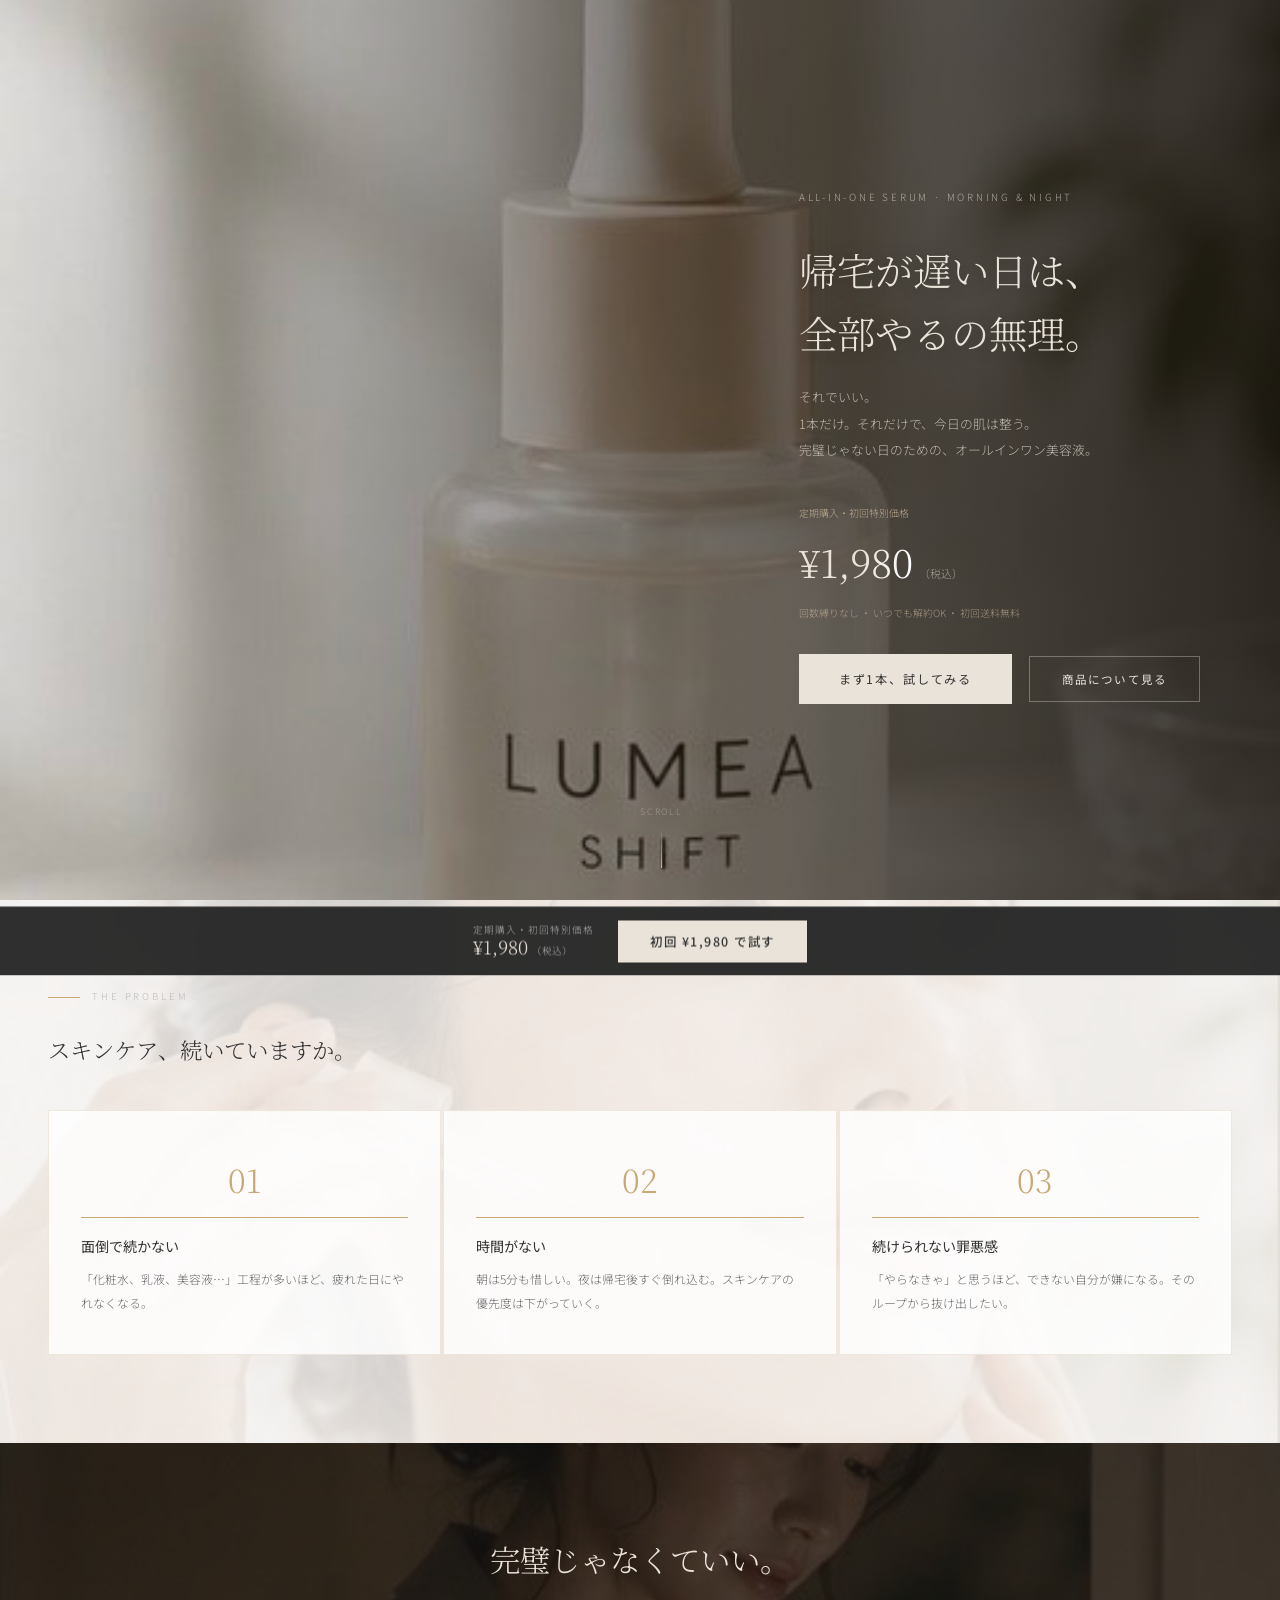
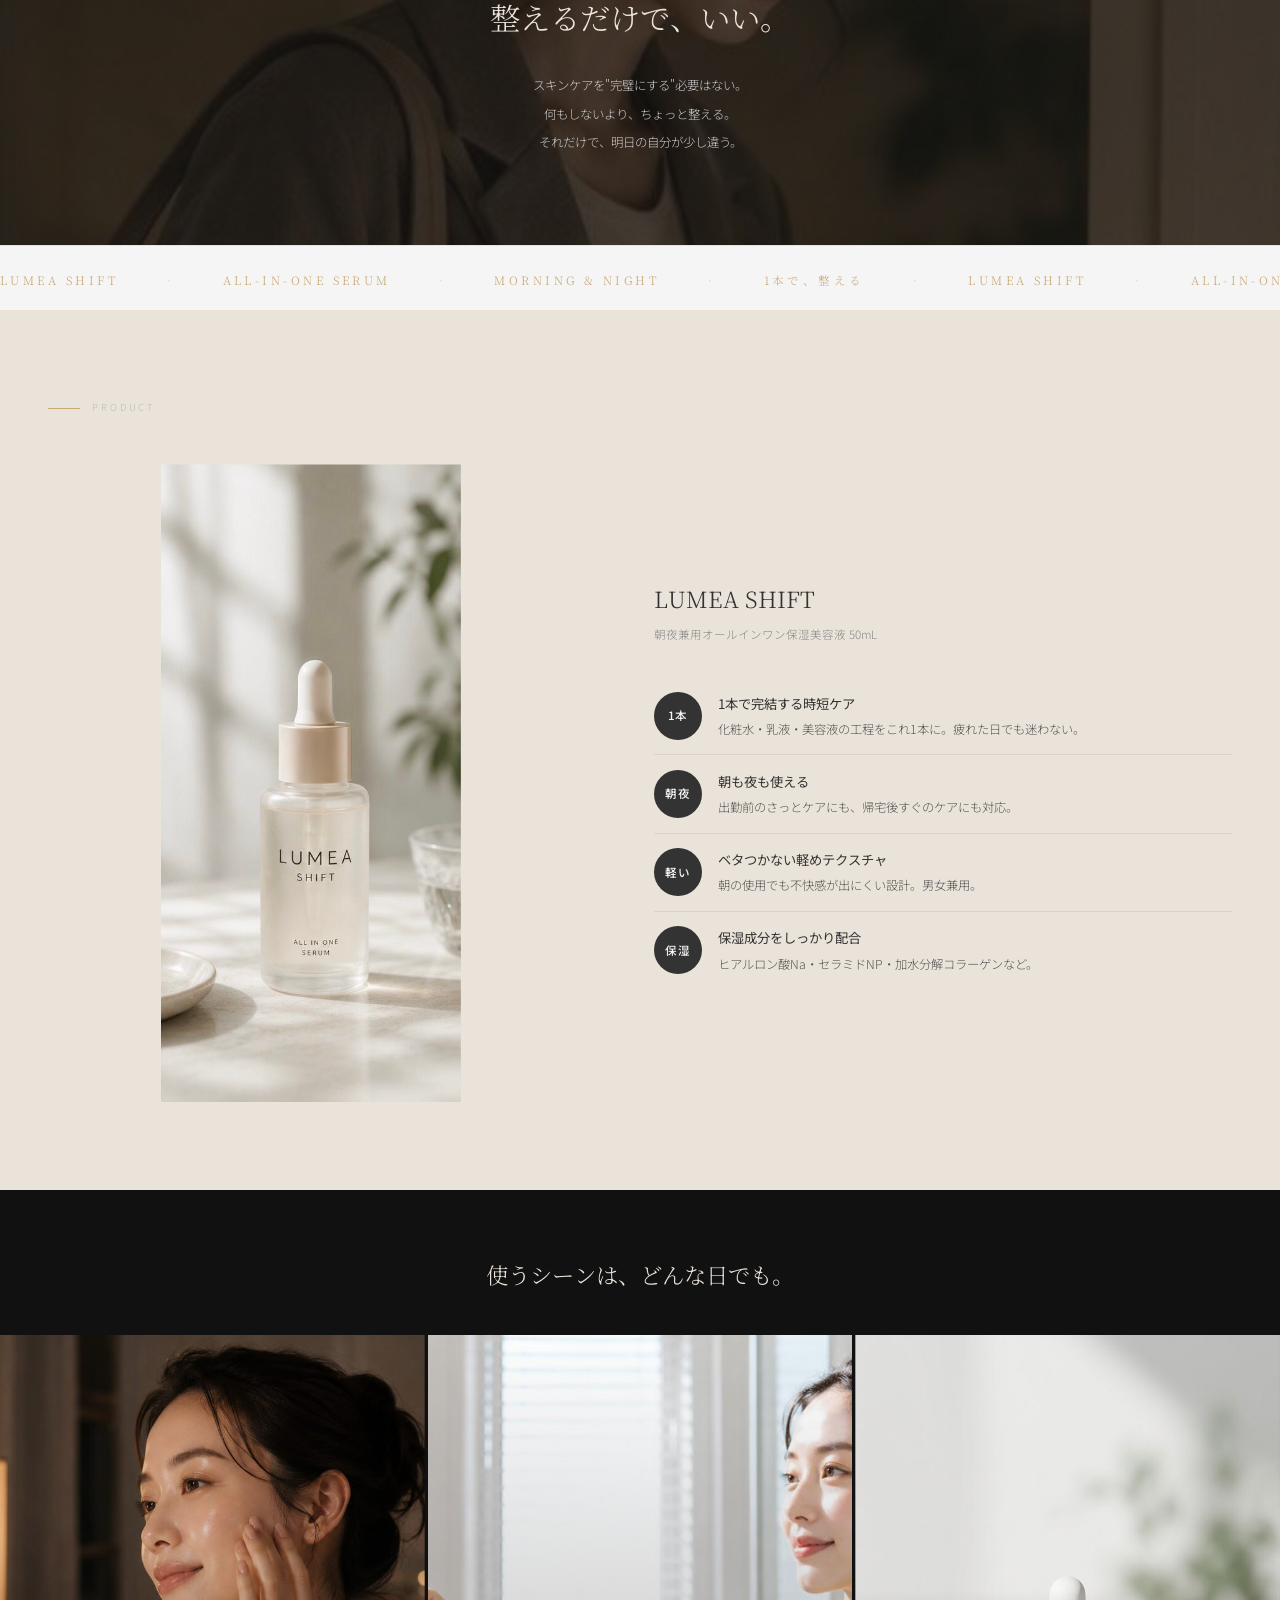
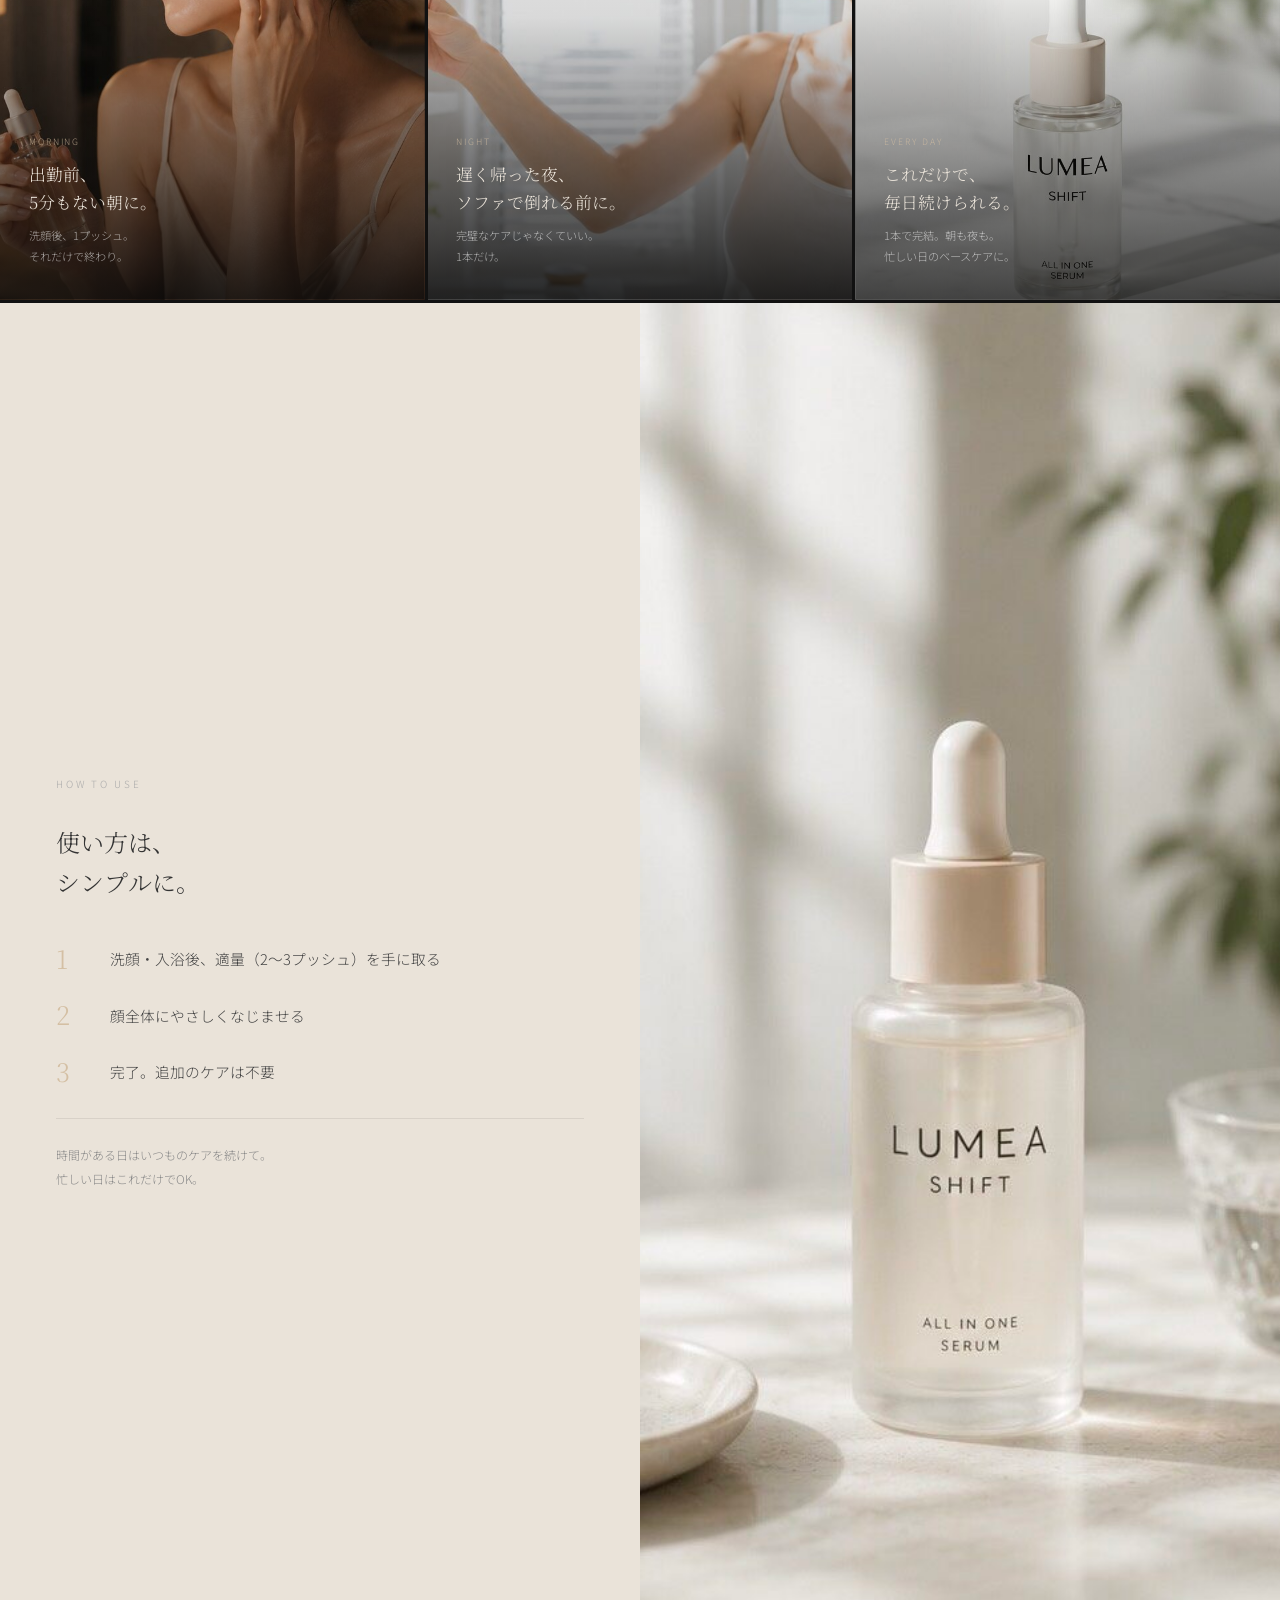
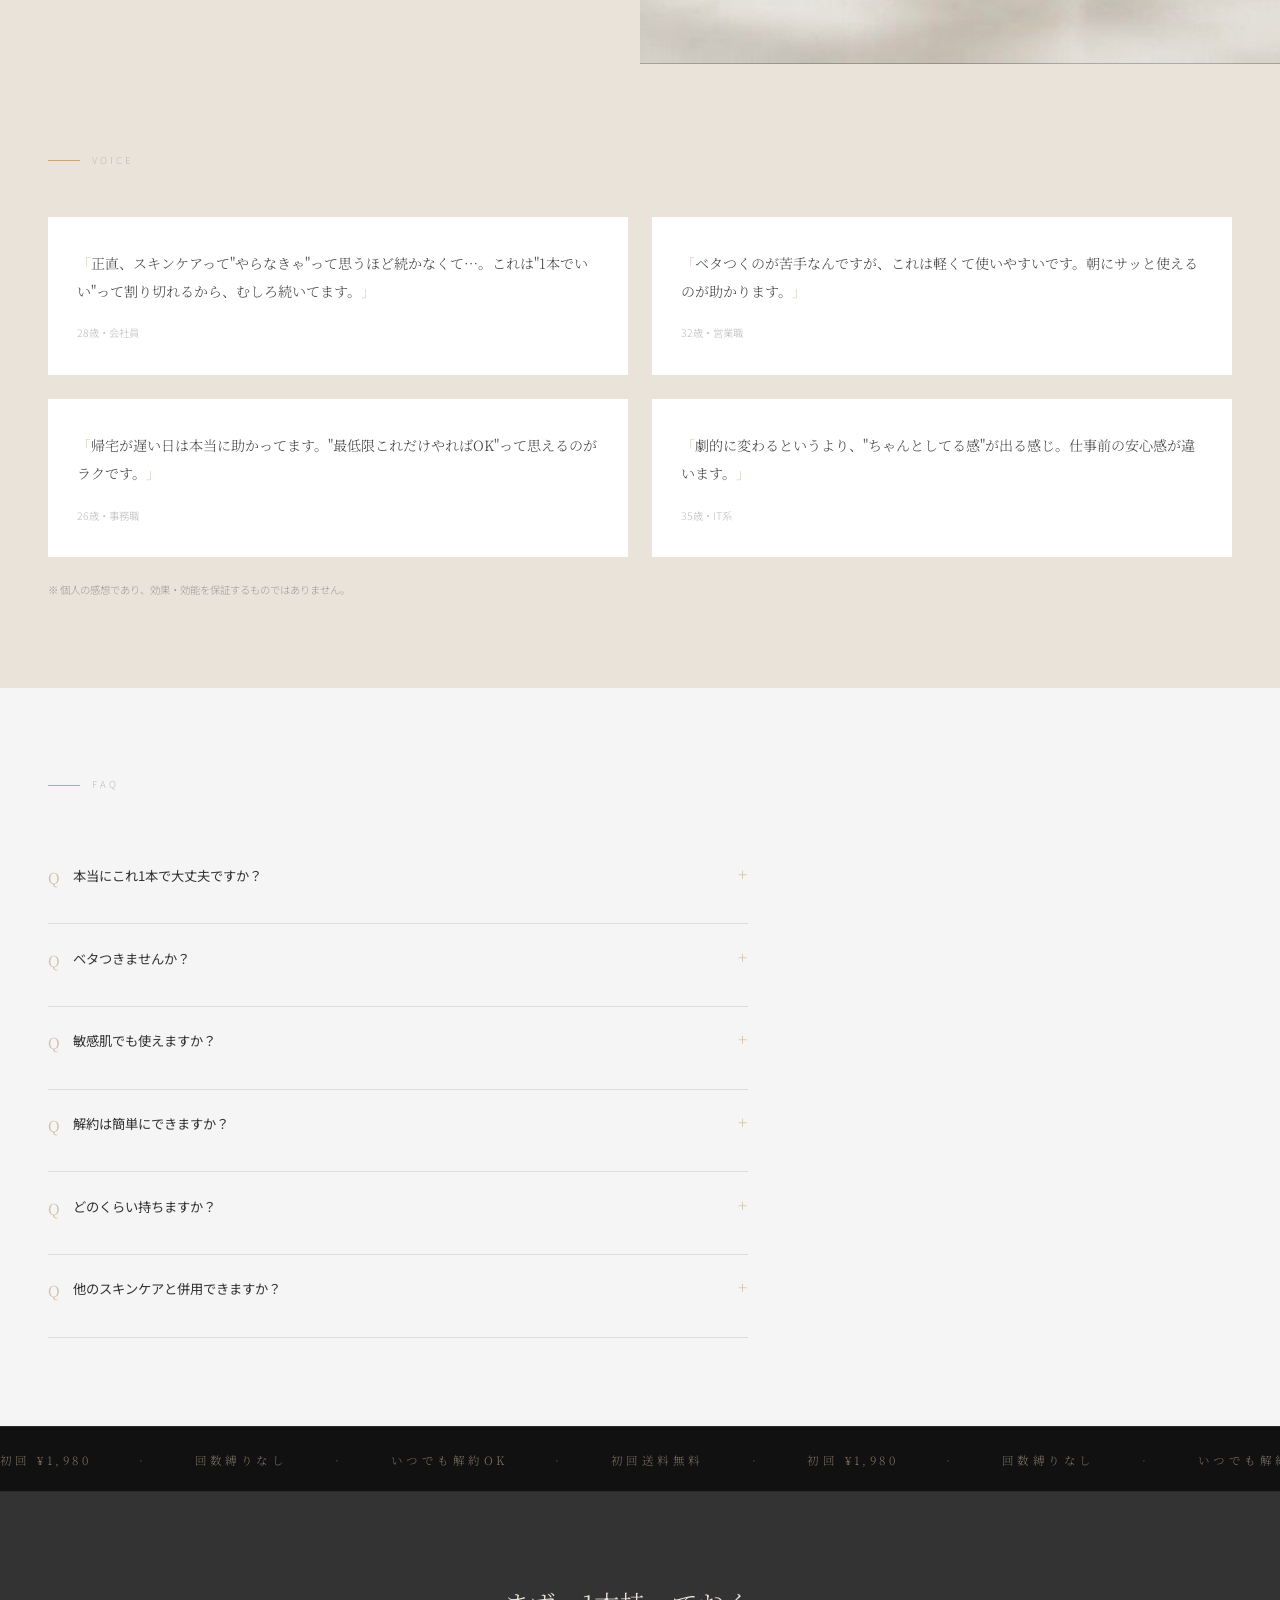
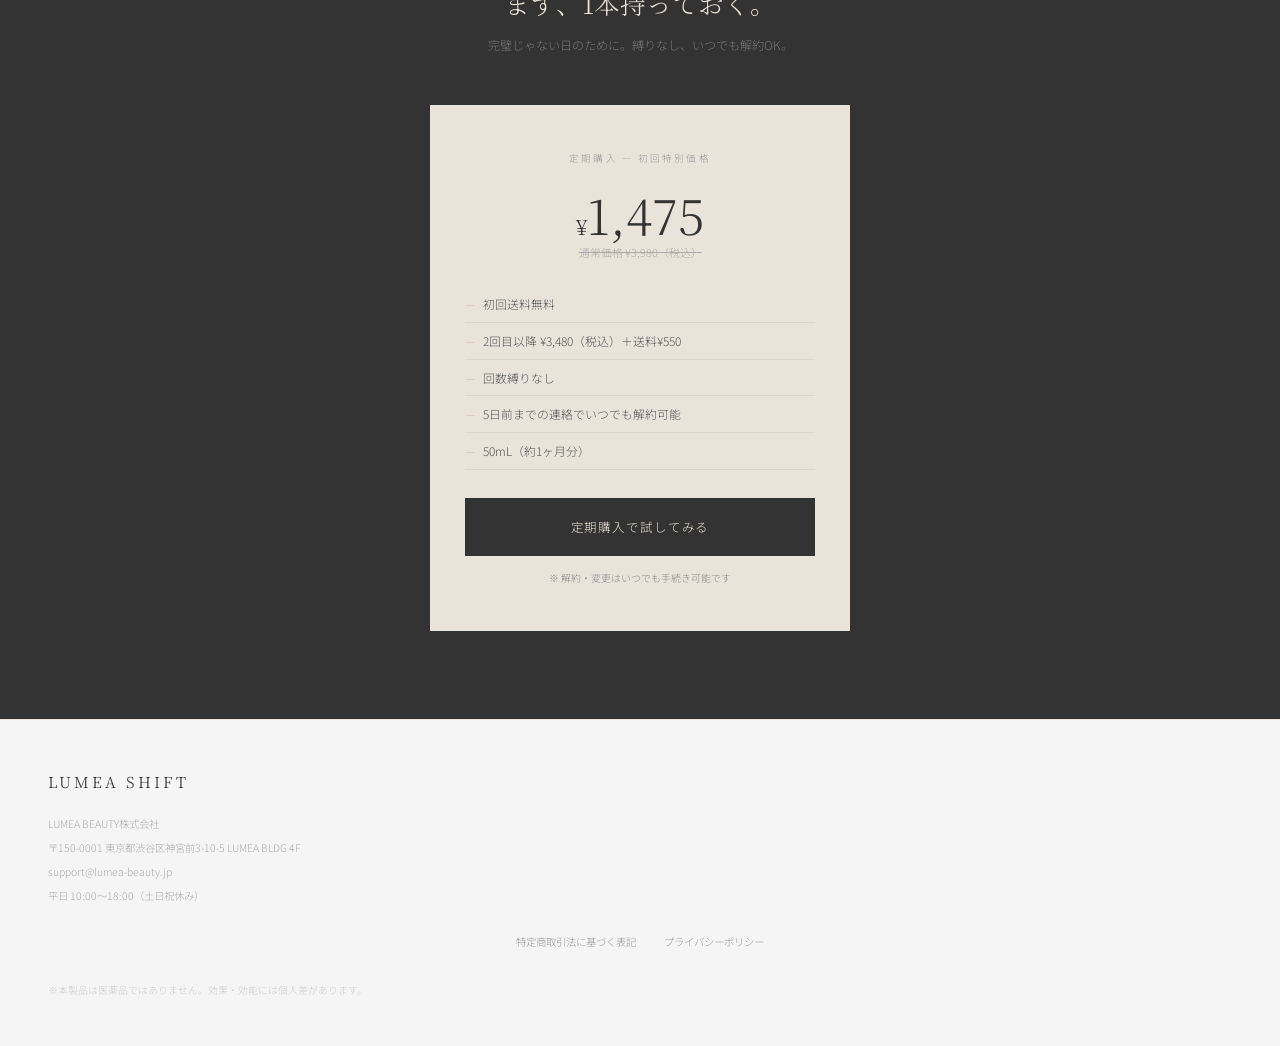
<file: index.html>
<!DOCTYPE html>
<html lang="ja">
<head>
<meta charset="UTF-8">
<meta name="viewport" content="width=device-width, initial-scale=1.0">
<title>LUMEA SHIFT — オールインワン保湿美容液</title>
<meta name="description" content="朝夜兼用オールインワン保湿美容液 LUMEA SHIFT。忙しくても、整える。1本で完結する時短スキンケア。">

<!-- ▼▼ TODO: 公開URL確定後、https://lumea-shift.jp/ を実際のURLに一括置換してください ▼▼ -->
<link rel="canonical" href="https://lumea-shift.jp/">
<meta property="og:type" content="website">
<meta property="og:site_name" content="LUMEA SHIFT">
<meta property="og:title" content="LUMEA SHIFT — オールインワン保湿美容液">
<meta property="og:description" content="朝夜兼用オールインワン保湿美容液 LUMEA SHIFT。忙しくても、整える。1本で完結する時短スキンケア。">
<meta property="og:url" content="https://lumea-shift.jp/">
<meta property="og:image" content="https://lumea-shift.jp/images/ogp.jpg">
<meta property="og:image:width" content="1200">
<meta property="og:image:height" content="630">
<meta property="og:locale" content="ja_JP">
<meta name="twitter:card" content="summary_large_image">
<!-- ▲▲ TODO ここまで ▲▲ -->

<link rel="icon" href="favicon.ico" sizes="32x32">
<link rel="icon" type="image/png" sizes="32x32" href="favicon-32x32.png">
<link rel="icon" type="image/png" sizes="16x16" href="favicon-16x16.png">
<link rel="apple-touch-icon" sizes="180x180" href="apple-touch-icon.png">
<link rel="manifest" href="site.webmanifest">
<meta name="theme-color" content="#F5F5F5">

<link rel="preconnect" href="https://fonts.googleapis.com">
<link rel="preconnect" href="https://fonts.gstatic.com" crossorigin>
<link href="https://fonts.googleapis.com/css2?family=Noto+Serif+JP:wght@300;400&family=Noto+Sans+JP:wght@300;400;500&display=swap" rel="stylesheet">
<link rel="stylesheet" href="style.css">

<!-- 構造化データ: Product -->
<script type="application/ld+json">
{
  "@context": "https://schema.org",
  "@type": "Product",
  "name": "LUMEA SHIFT オールインワン保湿美容液",
  "description": "朝夜兼用オールインワン保湿美容液。1本で完結する時短スキンケア。50mL（約1ヶ月分）。",
  "image": "https://lumea-shift.jp/images/ogp.jpg",
  "brand": { "@type": "Brand", "name": "LUMEA SHIFT" },
  "offers": {
    "@type": "Offer",
    "url": "https://lumea-shift.jp/",
    "priceCurrency": "JPY",
    "price": "1980",
    "availability": "https://schema.org/InStock"
  }
}
</script>

<!-- 構造化データ: FAQ -->
<script type="application/ld+json">
{
  "@context": "https://schema.org",
  "@type": "FAQPage",
  "mainEntity": [
    { "@type": "Question", "name": "本当にこれ1本で大丈夫ですか？", "acceptedAnswer": { "@type": "Answer", "text": "スキンケアを完璧にするというより、「何もしないより整える」ことを目的としています。忙しい日のベースケアとしてご利用ください。" } },
    { "@type": "Question", "name": "ベタつきませんか？", "acceptedAnswer": { "@type": "Answer", "text": "軽めのテクスチャで、肌なじみの良い設計です。朝の使用でも不快感が出にくい仕様です。" } },
    { "@type": "Question", "name": "敏感肌でも使えますか？", "acceptedAnswer": { "@type": "Answer", "text": "すべての方に刺激が出ないわけではありませんが、シンプルな処方設計を意識しています。ご心配な場合はパッチテストを推奨します。" } },
    { "@type": "Question", "name": "解約は簡単にできますか？", "acceptedAnswer": { "@type": "Answer", "text": "はい。次回発送の5日前までにご連絡いただければ可能です。回数縛りはありません。" } },
    { "@type": "Question", "name": "どのくらい持ちますか？", "acceptedAnswer": { "@type": "Answer", "text": "1日1〜2回の使用で、約1ヶ月分を目安としています。" } },
    { "@type": "Question", "name": "他のスキンケアと併用できますか？", "acceptedAnswer": { "@type": "Answer", "text": "可能です。時間がある日は通常ケア、忙しい日は本製品のみなど、使い分けもおすすめです。" } }
  ]
}
</script>
</head>
<body>

<!-- ===== スクロールプログレスバー ===== -->
<div class="scroll-progress" aria-hidden="true"></div>

<!-- ===== 下部固定CTA ===== -->
<div class="bottom-cta" id="bottom-cta" aria-hidden="true">
  <div class="bottom-cta-info">
    <span class="bottom-cta-label">定期購入・初回特別価格</span>
    <span class="bottom-cta-price">¥1,980<small>（税込）</small></span>
  </div>
  <button class="bottom-cta-btn" data-scroll=".pricing">初回 ¥1,980 で試す</button>
</div>

<!-- ===== HERO ===== -->
<section class="hero">
  <div class="hero-video-stack" aria-hidden="true">
    <video class="hero-video is-active" autoplay muted playsinline preload="auto" poster="images/product_main.jpg" data-hero-video>
      <source src="images/hero_video.mp4" type="video/mp4">
    </video>
    <video class="hero-video" muted playsinline preload="auto" data-hero-video>
      <source src="images/hero_video_2.mp4" type="video/mp4">
    </video>
  </div>
  <div class="hero-overlay"></div>
  <div class="hero-content">
    <span class="hero-eyebrow">All-in-one serum · Morning &amp; Night</span>
    <h1 class="hero-copy">帰宅が遅い日は、<br>全部やるの無理。</h1>
    <p class="hero-sub">
      それでいい。<br>
      1本だけ。それだけで、今日の肌は整う。<br>
      完璧じゃない日のための、オールインワン美容液。
    </p>
    <p class="hero-price-label">定期購入・初回特別価格</p>
    <div class="hero-price">
      <span class="hero-price-num">¥1,980</span>
      <span class="hero-price-tax">（税込）</span>
    </div>
    <p class="hero-note">回数縛りなし ・ いつでも解約OK ・ 初回送料無料</p>
    <button class="btn-hero" data-scroll=".pricing">まず1本、試してみる</button>
    <button class="btn-hero-sub" data-scroll="#product">商品について見る</button>
  </div>
  <div class="hero-scroll">Scroll</div>
</section>

<!-- ===== PAIN ===== -->
<section class="sec pain">
  <span class="sec-label">The Problem</span>
  <h2 class="pain-h">スキンケア、続いていますか。</h2>
  <div class="pain-grid">
    <div class="pain-card">
      <div class="pain-num">01</div>
      <h3 class="pain-title">面倒で続かない</h3>
      <p class="pain-desc">「化粧水、乳液、美容液…」工程が多いほど、疲れた日にやれなくなる。</p>
    </div>
    <div class="pain-card">
      <div class="pain-num">02</div>
      <h3 class="pain-title">時間がない</h3>
      <p class="pain-desc">朝は5分も惜しい。夜は帰宅後すぐ倒れ込む。スキンケアの優先度は下がっていく。</p>
    </div>
    <div class="pain-card">
      <div class="pain-num">03</div>
      <h3 class="pain-title">続けられない罪悪感</h3>
      <p class="pain-desc">「やらなきゃ」と思うほど、できない自分が嫌になる。そのループから抜け出したい。</p>
    </div>
  </div>
</section>

<!-- ===== CONCEPT ===== -->
<section class="sec concept">
  <h2 class="concept-main">完璧じゃなくていい。<br>整えるだけで、いい。</h2>
  <p class="concept-sub">
    スキンケアを"完璧にする"必要はない。<br>
    何もしないより、ちょっと整える。<br>
    それだけで、明日の自分が少し違う。
  </p>
</section>

<!-- ===== MARQUEE ===== -->
<div class="marquee" aria-hidden="true">
  <div class="marquee-track">
    <span class="marquee-item">LUMEA SHIFT</span>
    <span class="marquee-item">All-in-one Serum</span>
    <span class="marquee-item">Morning &amp; Night</span>
    <span class="marquee-item">1本で、整える</span>
    <span class="marquee-item">LUMEA SHIFT</span>
    <span class="marquee-item">All-in-one Serum</span>
    <span class="marquee-item">Morning &amp; Night</span>
    <span class="marquee-item">1本で、整える</span>
  </div>
</div>

<!-- ===== PRODUCT ===== -->
<section class="sec product" id="product">
  <span class="sec-label">Product</span>
  <div class="product-grid">
    <div class="product-img-wrap" data-reveal="clip">
      <img src="images/product_main.jpg" alt="LUMEA SHIFT オールインワン保湿美容液" loading="lazy">
    </div>
    <div>
      <h2 class="product-h">LUMEA SHIFT</h2>
      <p class="product-tag">朝夜兼用オールインワン保湿美容液 50mL</p>
      <ul class="feat-list">
        <li>
          <div class="feat-badge">1本</div>
          <div class="feat-text">
            <strong>1本で完結する時短ケア</strong>
            化粧水・乳液・美容液の工程をこれ1本に。疲れた日でも迷わない。
          </div>
        </li>
        <li>
          <div class="feat-badge">朝夜</div>
          <div class="feat-text">
            <strong>朝も夜も使える</strong>
            出勤前のさっとケアにも、帰宅後すぐのケアにも対応。
          </div>
        </li>
        <li>
          <div class="feat-badge">軽い</div>
          <div class="feat-text">
            <strong>ベタつかない軽めテクスチャ</strong>
            朝の使用でも不快感が出にくい設計。男女兼用。
          </div>
        </li>
        <li>
          <div class="feat-badge">保湿</div>
          <div class="feat-text">
            <strong>保湿成分をしっかり配合</strong>
            ヒアルロン酸Na・セラミドNP・加水分解コラーゲンなど。
          </div>
        </li>
      </ul>
    </div>
  </div>
</section>

<!-- ===== SCENE ===== -->
<section class="scene-section">
  <div class="scene-intro">
    <h2>使うシーンは、どんな日でも。</h2>
  </div>

  <div class="scene-3col">
    <!-- 画像1：朝 -->
    <div class="scene-card" data-reveal="clip-up">
      <div class="scene-card-inner">
        <video src="images/scene_night.mp4" muted loop playsinline preload="none" data-lazy poster="images/scene_night.jpg" aria-label="朝の使用シーン"></video>
        <div class="scene-card-overlay">
          <p class="scene-badge">Morning</p>
          <h3 class="scene-card-h">出勤前、<br>5分もない朝に。</h3>
          <p class="scene-card-p">洗顔後、1プッシュ。<br>それだけで終わり。</p>
        </div>
      </div>
    </div>
    <!-- 画像2：夜 -->
    <div class="scene-card" data-reveal="clip-up">
      <div class="scene-card-inner">
        <video src="images/scene_morning.mp4" muted loop playsinline preload="none" data-lazy poster="images/scene_morning.jpg" aria-label="夜の使用シーン" class="obj-pos-top"></video>
        <div class="scene-card-overlay">
          <p class="scene-badge">Night</p>
          <h3 class="scene-card-h">遅く帰った夜、<br>ソファで倒れる前に。</h3>
          <p class="scene-card-p">完璧なケアじゃなくていい。<br>1本だけ。</p>
        </div>
      </div>
    </div>
    <!-- 画像3：商品 -->
    <div class="scene-card" data-reveal="clip-up">
      <div class="scene-card-inner">
        <video src="images/scene_product.mp4" muted loop playsinline preload="none" data-lazy poster="images/scene_product.jpg" aria-label="LUMEA SHIFT"></video>
        <div class="scene-card-overlay scene-card-overlay-strong">
          <p class="scene-badge">Every Day</p>
          <h3 class="scene-card-h">これだけで、<br>毎日続けられる。</h3>
          <p class="scene-card-p">1本で完結。朝も夜も。<br>忙しい日のベースケアに。</p>
        </div>
      </div>
    </div>
  </div>

  <!-- HOW TO -->
  <div class="howto-row">
    <div class="howto-panel" data-reveal="left">
      <p class="howto-time">How to use</p>
      <h3 class="howto-h">使い方は、<br>シンプルに。</h3>
      <div class="howto-step">
        <span class="howto-num">1</span>
        <p class="howto-text">洗顔・入浴後、適量（2〜3プッシュ）を手に取る</p>
      </div>
      <div class="howto-step">
        <span class="howto-num">2</span>
        <p class="howto-text">顔全体にやさしくなじませる</p>
      </div>
      <div class="howto-step">
        <span class="howto-num">3</span>
        <p class="howto-text">完了。追加のケアは不要</p>
      </div>
      <p class="howto-note">
        時間がある日はいつものケアを続けて。<br>
        忙しい日はこれだけでOK。
      </p>
    </div>
    <div class="howto-img" data-reveal="clip">
      <video src="images/howto_video.mp4" muted loop playsinline preload="none" data-lazy poster="images/product_main.jpg" aria-label="LUMEA SHIFT 使い方"></video>
    </div>
  </div>
</section>

<!-- ===== VOICE ===== -->
<section class="sec voice">
  <span class="sec-label">Voice</span>
  <div class="voice-grid">
    <div class="voice-card">
      <p class="voice-q">正直、スキンケアって"やらなきゃ"って思うほど続かなくて…。これは"1本でいい"って割り切れるから、むしろ続いてます。</p>
      <p class="voice-attr">28歳・会社員</p>
    </div>
    <div class="voice-card">
      <p class="voice-q">ベタつくのが苦手なんですが、これは軽くて使いやすいです。朝にサッと使えるのが助かります。</p>
      <p class="voice-attr">32歳・営業職</p>
    </div>
    <div class="voice-card">
      <p class="voice-q">帰宅が遅い日は本当に助かってます。"最低限これだけやればOK"って思えるのがラクです。</p>
      <p class="voice-attr">26歳・事務職</p>
    </div>
    <div class="voice-card">
      <p class="voice-q">劇的に変わるというより、"ちゃんとしてる感"が出る感じ。仕事前の安心感が違います。</p>
      <p class="voice-attr">35歳・IT系</p>
    </div>
  </div>
  <p class="voice-note">※ 個人の感想であり、効果・効能を保証するものではありません。</p>
</section>

<!-- ===== FAQ ===== -->
<section class="sec faq">
  <span class="sec-label">FAQ</span>
  <div class="faq-inner">
    <div class="faq-item">
      <button class="faq-q-row" type="button" aria-expanded="false" aria-controls="faq-ans-1">
        <span class="faq-mark">Q</span>
        本当にこれ1本で大丈夫ですか？
        <span class="faq-toggle" aria-hidden="true">＋</span>
      </button>
      <div class="faq-ans" id="faq-ans-1"><p>スキンケアを"完璧にする"というより、「何もしないより整える」ことを目的としています。忙しい日のベースケアとしてご利用ください。</p></div>
    </div>
    <div class="faq-item">
      <button class="faq-q-row" type="button" aria-expanded="false" aria-controls="faq-ans-2">
        <span class="faq-mark">Q</span>
        ベタつきませんか？
        <span class="faq-toggle" aria-hidden="true">＋</span>
      </button>
      <div class="faq-ans" id="faq-ans-2"><p>軽めのテクスチャで、肌なじみの良い設計です。朝の使用でも不快感が出にくい仕様です。</p></div>
    </div>
    <div class="faq-item">
      <button class="faq-q-row" type="button" aria-expanded="false" aria-controls="faq-ans-3">
        <span class="faq-mark">Q</span>
        敏感肌でも使えますか？
        <span class="faq-toggle" aria-hidden="true">＋</span>
      </button>
      <div class="faq-ans" id="faq-ans-3"><p>すべての方に刺激が出ないわけではありませんが、シンプルな処方設計を意識しています。ご心配な場合はパッチテストを推奨します。</p></div>
    </div>
    <div class="faq-item">
      <button class="faq-q-row" type="button" aria-expanded="false" aria-controls="faq-ans-4">
        <span class="faq-mark">Q</span>
        解約は簡単にできますか？
        <span class="faq-toggle" aria-hidden="true">＋</span>
      </button>
      <div class="faq-ans" id="faq-ans-4"><p>はい。次回発送の5日前までにご連絡いただければ可能です。回数縛りはありません。</p></div>
    </div>
    <div class="faq-item">
      <button class="faq-q-row" type="button" aria-expanded="false" aria-controls="faq-ans-5">
        <span class="faq-mark">Q</span>
        どのくらい持ちますか？
        <span class="faq-toggle" aria-hidden="true">＋</span>
      </button>
      <div class="faq-ans" id="faq-ans-5"><p>1日1〜2回の使用で、約1ヶ月分を目安としています。</p></div>
    </div>
    <div class="faq-item">
      <button class="faq-q-row" type="button" aria-expanded="false" aria-controls="faq-ans-6">
        <span class="faq-mark">Q</span>
        他のスキンケアと併用できますか？
        <span class="faq-toggle" aria-hidden="true">＋</span>
      </button>
      <div class="faq-ans" id="faq-ans-6"><p>可能です。時間がある日は通常ケア、忙しい日は本製品のみなど、使い分けもおすすめです。</p></div>
    </div>
  </div>
</section>

<!-- ===== MARQUEE (dark) ===== -->
<div class="marquee marquee-dark" aria-hidden="true">
  <div class="marquee-track">
    <span class="marquee-item">初回 &yen;1,980</span>
    <span class="marquee-item">回数縛りなし</span>
    <span class="marquee-item">いつでも解約OK</span>
    <span class="marquee-item">初回送料無料</span>
    <span class="marquee-item">初回 &yen;1,980</span>
    <span class="marquee-item">回数縛りなし</span>
    <span class="marquee-item">いつでも解約OK</span>
    <span class="marquee-item">初回送料無料</span>
  </div>
</div>

<!-- ===== PRICING ===== -->
<section class="pricing">
  <h2 class="pricing-h">まず、1本持っておく。</h2>
  <p class="pricing-sub">完璧じゃない日のために。縛りなし、いつでも解約OK。</p>
  <div class="pricing-box" data-reveal="zoom">
    <p class="pricing-plan">定期購入 — 初回特別価格</p>
    <div class="pricing-amount"><span class="pricing-yen">¥</span>1,980</div>
    <p class="pricing-reg">通常価格 ¥3,980（税込）</p>
    <ul class="pricing-feats">
      <li>初回送料無料</li>
      <li>2回目以降 ¥3,480（税込）＋送料¥550</li>
      <li>回数縛りなし</li>
      <li>5日前までの連絡でいつでも解約可能</li>
      <li>50mL（約1ヶ月分）</li>
    </ul>
    <!-- TODO: 本番のカートシステム導入時は href を差し替えてください -->
    <a class="btn-purchase" href="cart.html">定期購入で試してみる</a>
    <p class="pricing-note">※ 解約・変更はいつでも手続き可能です</p>
  </div>
</section>

<!-- ===== FOOTER ===== -->
<footer class="footer">
  <div class="footer-logo">LUMEA SHIFT</div>
  <p class="footer-info">
    LUMEA BEAUTY株式会社<br>
    〒150-0001 東京都渋谷区神宮前3-10-5 LUMEA BLDG 4F<br>
    support@lumea-beauty.jp<br>
    平日 10:00〜18:00（土日祝休み）
  </p>
  <nav class="footer-links" aria-label="サイト情報">
    <!-- TODO: 各ページ作成後、hrefを実URLに差し替えてください -->
    <a href="law.html">特定商取引法に基づく表記</a>
    <a href="privacy.html">プライバシーポリシー</a>
  </nav>
  <p class="footer-disc">※本製品は医薬品ではありません。効果・効能には個人差があります。</p>
</footer>

<script src="script.js"></script>
</body>
</html>
</file>
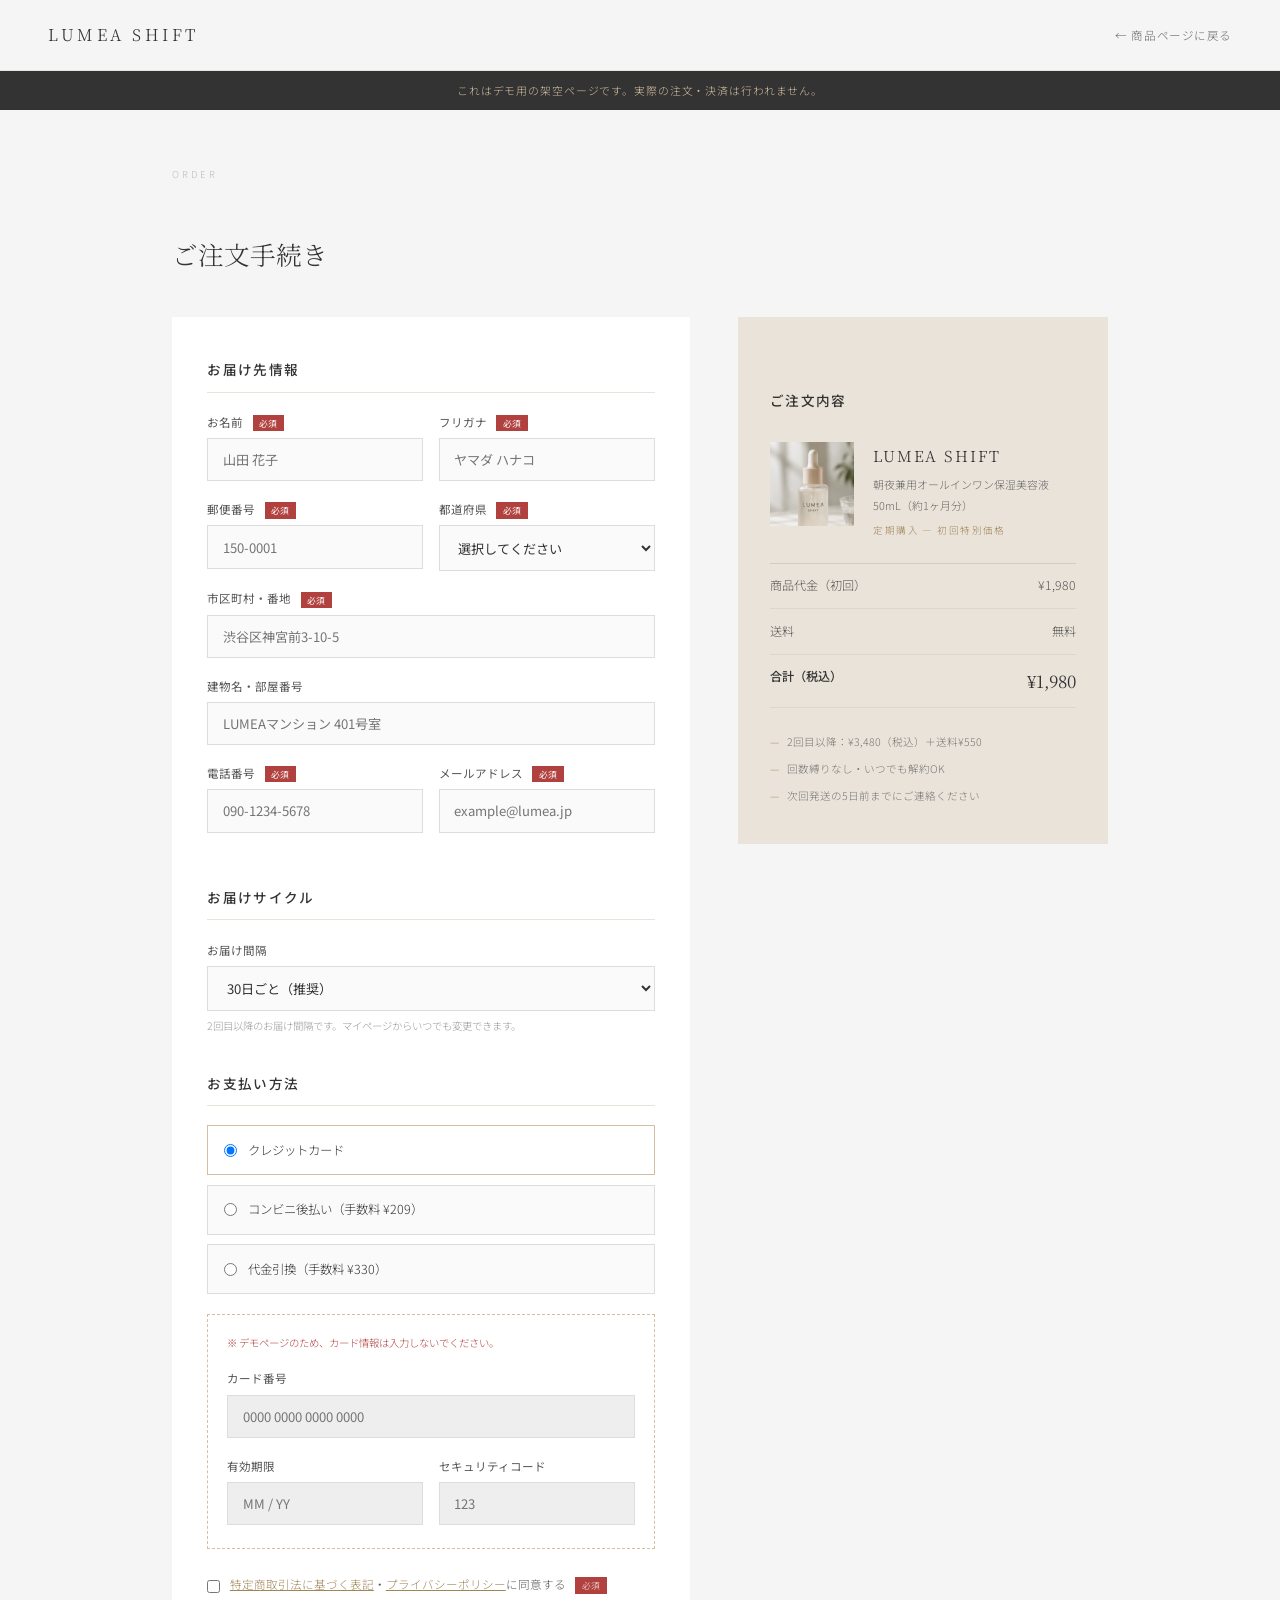
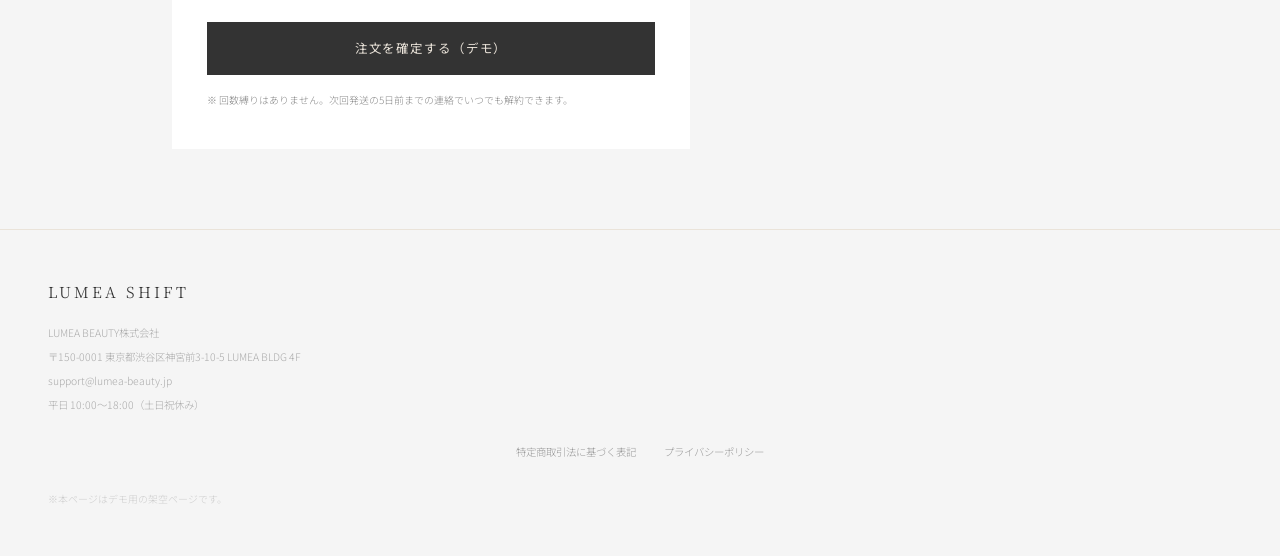
<file: cart.html>
<!DOCTYPE html>
<html lang="ja">
<head>
<meta charset="UTF-8">
<meta name="viewport" content="width=device-width, initial-scale=1.0">
<title>ご注文手続き — LUMEA SHIFT 定期購入</title>
<meta name="description" content="LUMEA SHIFT 定期購入のご注文手続きページです。">
<!-- 購入ページは検索結果に出す必要がないため noindex -->
<meta name="robots" content="noindex, nofollow">

<!-- ▼▼ OGP（LINE/Slack等でURL共有時のプレビュー用。公開URL確定後、https://lumea-shift.jp/ を実際のURLに置換してください） ▼▼ -->
<meta property="og:type" content="website">
<meta property="og:site_name" content="LUMEA SHIFT">
<meta property="og:title" content="ご注文手続き — LUMEA SHIFT 定期購入">
<meta property="og:description" content="LUMEA SHIFT 定期購入のご注文手続きページです。">
<meta property="og:url" content="https://lumea-shift.jp/cart.html">
<meta property="og:image" content="https://lumea-shift.jp/images/ogp.jpg">
<meta property="og:image:width" content="1200">
<meta property="og:image:height" content="630">
<meta property="og:locale" content="ja_JP">
<meta name="twitter:card" content="summary_large_image">
<!-- ▲▲ OGP ここまで ▲▲ -->
<link rel="icon" href="favicon.ico" sizes="32x32">
<link rel="icon" type="image/png" sizes="32x32" href="favicon-32x32.png">
<link rel="icon" type="image/png" sizes="16x16" href="favicon-16x16.png">
<link rel="apple-touch-icon" sizes="180x180" href="apple-touch-icon.png">
<link rel="manifest" href="site.webmanifest">
<meta name="theme-color" content="#F5F5F5">
<link rel="preconnect" href="https://fonts.googleapis.com">
<link rel="preconnect" href="https://fonts.gstatic.com" crossorigin>
<link href="https://fonts.googleapis.com/css2?family=Noto+Serif+JP:wght@300;400&family=Noto+Sans+JP:wght@300;400;500&display=swap" rel="stylesheet">
<link rel="stylesheet" href="style.css">
</head>
<body class="cart-body">

<!-- ===== NAVIGATION ===== -->
<nav class="nav">
  <a href="index.html" class="nav-logo">LUMEA SHIFT</a>
  <a href="index.html" class="cart-back">← 商品ページに戻る</a>
</nav>

<!-- ===== デモ注記 ===== -->
<div class="demo-banner">これはデモ用の架空ページです。実際の注文・決済は行われません。</div>

<main class="cart-main">

  <!-- ===== 注文フォーム ===== -->
  <section class="cart-section" id="order-form-section">
    <span class="sec-label">Order</span>
    <h1 class="cart-h">ご注文手続き</h1>

    <div class="cart-grid">

      <!-- 左: 入力フォーム -->
      <form class="cart-form" id="order-form" novalidate>

        <h2 class="cart-form-h">お届け先情報</h2>

        <div class="form-row form-row-2">
          <div class="form-field">
            <label for="name">お名前 <span class="req">必須</span></label>
            <input type="text" id="name" name="name" placeholder="山田 花子" autocomplete="name" required>
          </div>
          <div class="form-field">
            <label for="kana">フリガナ <span class="req">必須</span></label>
            <input type="text" id="kana" name="kana" placeholder="ヤマダ ハナコ" required>
          </div>
        </div>

        <div class="form-row form-row-2">
          <div class="form-field">
            <label for="zip">郵便番号 <span class="req">必須</span></label>
            <input type="text" id="zip" name="zip" placeholder="150-0001" autocomplete="postal-code" inputmode="numeric" required>
          </div>
          <div class="form-field">
            <label for="pref">都道府県 <span class="req">必須</span></label>
            <select id="pref" name="pref" required>
              <option value="">選択してください</option>
              <option>北海道</option><option>青森県</option><option>岩手県</option><option>宮城県</option>
              <option>秋田県</option><option>山形県</option><option>福島県</option><option>茨城県</option>
              <option>栃木県</option><option>群馬県</option><option>埼玉県</option><option>千葉県</option>
              <option>東京都</option><option>神奈川県</option><option>新潟県</option><option>富山県</option>
              <option>石川県</option><option>福井県</option><option>山梨県</option><option>長野県</option>
              <option>岐阜県</option><option>静岡県</option><option>愛知県</option><option>三重県</option>
              <option>滋賀県</option><option>京都府</option><option>大阪府</option><option>兵庫県</option>
              <option>奈良県</option><option>和歌山県</option><option>鳥取県</option><option>島根県</option>
              <option>岡山県</option><option>広島県</option><option>山口県</option><option>徳島県</option>
              <option>香川県</option><option>愛媛県</option><option>高知県</option><option>福岡県</option>
              <option>佐賀県</option><option>長崎県</option><option>熊本県</option><option>大分県</option>
              <option>宮崎県</option><option>鹿児島県</option><option>沖縄県</option>
            </select>
          </div>
        </div>

        <div class="form-field">
          <label for="address">市区町村・番地 <span class="req">必須</span></label>
          <input type="text" id="address" name="address" placeholder="渋谷区神宮前3-10-5" autocomplete="street-address" required>
        </div>

        <div class="form-field">
          <label for="building">建物名・部屋番号</label>
          <input type="text" id="building" name="building" placeholder="LUMEAマンション 401号室">
        </div>

        <div class="form-row form-row-2">
          <div class="form-field">
            <label for="tel">電話番号 <span class="req">必須</span></label>
            <input type="tel" id="tel" name="tel" placeholder="090-1234-5678" autocomplete="tel" required>
          </div>
          <div class="form-field">
            <label for="email">メールアドレス <span class="req">必須</span></label>
            <input type="email" id="email" name="email" placeholder="example@lumea.jp" autocomplete="email" required>
          </div>
        </div>

        <h2 class="cart-form-h">お届けサイクル</h2>
        <div class="form-field">
          <label for="cycle">お届け間隔</label>
          <select id="cycle" name="cycle">
            <option>30日ごと（推奨）</option>
            <option>45日ごと</option>
            <option>60日ごと</option>
          </select>
          <p class="form-hint">2回目以降のお届け間隔です。マイページからいつでも変更できます。</p>
        </div>

        <h2 class="cart-form-h">お支払い方法</h2>
        <div class="pay-options">
          <label class="pay-option">
            <input type="radio" name="payment" value="credit" checked>
            <span>クレジットカード</span>
          </label>
          <label class="pay-option">
            <input type="radio" name="payment" value="cvs">
            <span>コンビニ後払い（手数料 ¥209）</span>
          </label>
          <label class="pay-option">
            <input type="radio" name="payment" value="cod">
            <span>代金引換（手数料 ¥330）</span>
          </label>
        </div>

        <div class="card-fields" id="card-fields">
          <p class="demo-inline-note">※ デモページのため、カード情報は入力しないでください。</p>
          <div class="form-field">
            <label for="card-number">カード番号</label>
            <input type="text" id="card-number" inputmode="numeric" placeholder="0000 0000 0000 0000" disabled>
          </div>
          <div class="form-row form-row-2">
            <div class="form-field">
              <label for="card-exp">有効期限</label>
              <input type="text" id="card-exp" placeholder="MM / YY" disabled>
            </div>
            <div class="form-field">
              <label for="card-cvc">セキュリティコード</label>
              <input type="text" id="card-cvc" placeholder="123" disabled>
            </div>
          </div>
        </div>

        <label class="agree-row">
          <input type="checkbox" id="agree" required>
          <span><a href="law.html">特定商取引法に基づく表記</a>・<a href="privacy.html">プライバシーポリシー</a>に同意する <span class="req">必須</span></span>
        </label>

        <button type="submit" class="btn-purchase">注文を確定する（デモ）</button>
        <p class="pricing-note pricing-note-spaced">※ 回数縛りはありません。次回発送の5日前までの連絡でいつでも解約できます。</p>
      </form>

      <!-- 右: 注文内容 -->
      <aside class="order-summary">
        <h2 class="cart-form-h">ご注文内容</h2>
        <div class="summary-product">
          <img src="images/product_main.jpg" alt="LUMEA SHIFT オールインワン保湿美容液" loading="lazy">
          <div>
            <p class="summary-name">LUMEA SHIFT</p>
            <p class="summary-desc">朝夜兼用オールインワン保湿美容液<br>50mL（約1ヶ月分）</p>
            <p class="summary-plan">定期購入 — 初回特別価格</p>
          </div>
        </div>
        <dl class="summary-table">
          <div><dt>商品代金（初回）</dt><dd>¥1,980</dd></div>
          <div><dt>送料</dt><dd>無料</dd></div>
          <div class="summary-total"><dt>合計（税込）</dt><dd>¥1,980</dd></div>
        </dl>
        <ul class="summary-notes">
          <li>2回目以降：¥3,480（税込）＋送料¥550</li>
          <li>回数縛りなし・いつでも解約OK</li>
          <li>次回発送の5日前までにご連絡ください</li>
        </ul>
      </aside>

    </div>
  </section>

  <!-- ===== 完了画面（初期非表示） ===== -->
  <section class="cart-section cart-complete" id="complete-section" hidden>
    <span class="sec-label">Thank you</span>
    <h2 class="cart-h">ご注文ありがとうございます。</h2>
    <p class="complete-text">
      ご注文を受け付けました（デモ表示です。実際の注文は行われていません）。<br>
      確認メールをお送りしましたので、内容をご確認ください。
    </p>
    <div class="complete-box">
      <p class="complete-order-label">ご注文番号</p>
      <p class="complete-order-num" id="order-num">LS-00000000</p>
    </div>
    <a href="index.html" class="btn-purchase complete-back">商品ページに戻る</a>
  </section>

</main>

<!-- ===== FOOTER ===== -->
<footer class="footer">
  <div class="footer-logo">LUMEA SHIFT</div>
  <p class="footer-info">
    LUMEA BEAUTY株式会社<br>
    〒150-0001 東京都渋谷区神宮前3-10-5 LUMEA BLDG 4F<br>
    support@lumea-beauty.jp<br>
    平日 10:00〜18:00（土日祝休み）
  </p>
  <nav class="footer-links" aria-label="サイト情報">
    <a href="law.html">特定商取引法に基づく表記</a>
    <a href="privacy.html">プライバシーポリシー</a>
  </nav>
  <p class="footer-disc">※本ページはデモ用の架空ページです。</p>
</footer>

<script src="cart.js"></script>
</body>
</html>
</file>
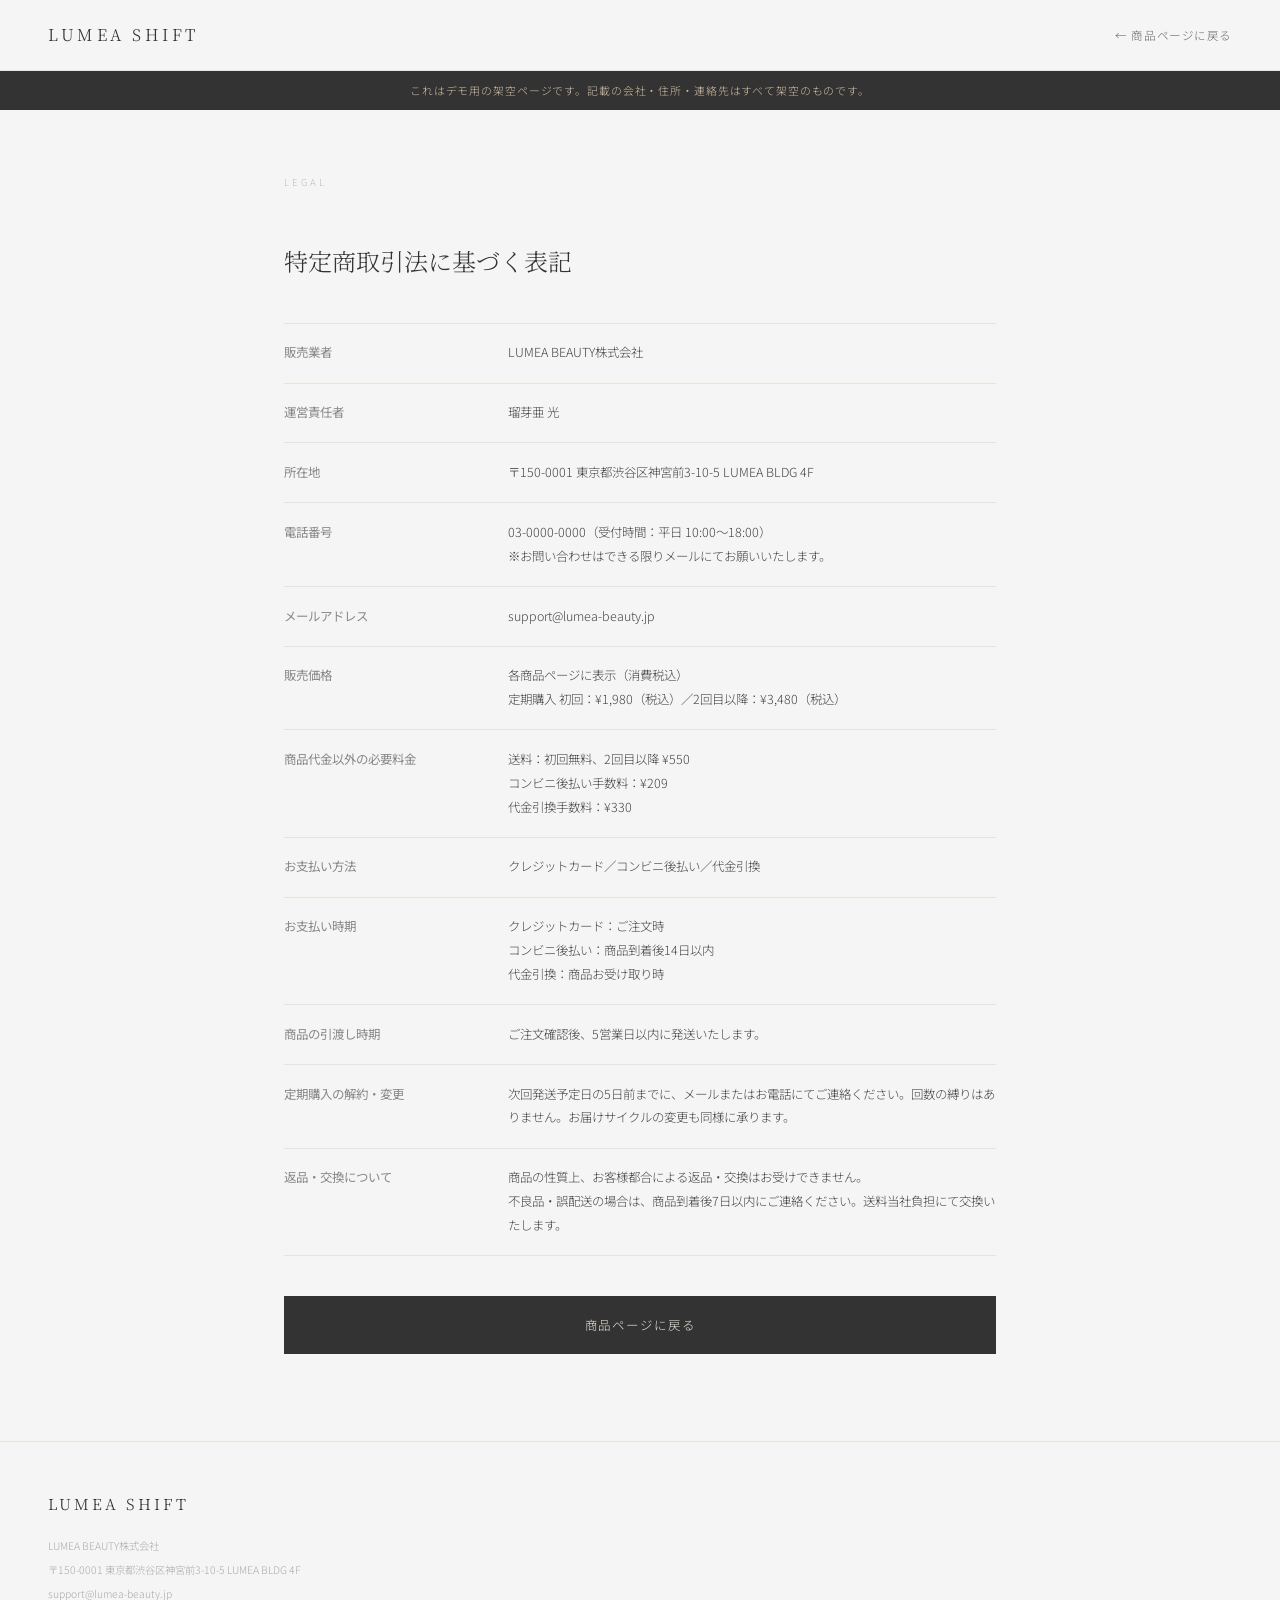
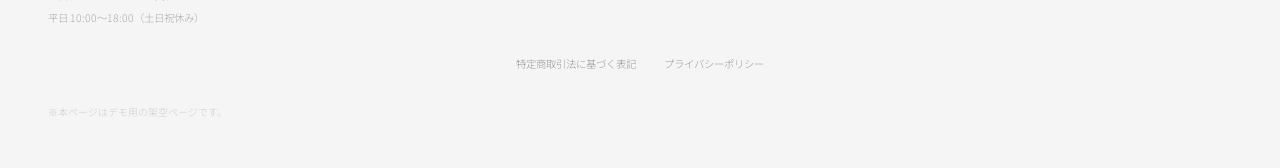
<file: law.html>
<!DOCTYPE html>
<html lang="ja">
<head>
<meta charset="UTF-8">
<meta name="viewport" content="width=device-width, initial-scale=1.0">
<title>特定商取引法に基づく表記 — LUMEA SHIFT</title>
<meta name="description" content="LUMEA SHIFT（LUMEA BEAUTY株式会社）の特定商取引法に基づく表記です。">
<meta name="robots" content="noindex">

<!-- ▼▼ OGP（LINE/Slack等でURL共有時のプレビュー用。公開URL確定後、https://lumea-shift.jp/ を実際のURLに置換してください） ▼▼ -->
<meta property="og:type" content="website">
<meta property="og:site_name" content="LUMEA SHIFT">
<meta property="og:title" content="特定商取引法に基づく表記 — LUMEA SHIFT">
<meta property="og:description" content="LUMEA SHIFT（LUMEA BEAUTY株式会社）の特定商取引法に基づく表記です。">
<meta property="og:url" content="https://lumea-shift.jp/law.html">
<meta property="og:image" content="https://lumea-shift.jp/images/ogp.jpg">
<meta property="og:image:width" content="1200">
<meta property="og:image:height" content="630">
<meta property="og:locale" content="ja_JP">
<meta name="twitter:card" content="summary_large_image">
<!-- ▲▲ OGP ここまで ▲▲ -->
<link rel="icon" href="favicon.ico" sizes="32x32">
<link rel="icon" type="image/png" sizes="32x32" href="favicon-32x32.png">
<link rel="icon" type="image/png" sizes="16x16" href="favicon-16x16.png">
<link rel="apple-touch-icon" sizes="180x180" href="apple-touch-icon.png">
<link rel="manifest" href="site.webmanifest">
<meta name="theme-color" content="#F5F5F5">
<link rel="preconnect" href="https://fonts.googleapis.com">
<link rel="preconnect" href="https://fonts.gstatic.com" crossorigin>
<link href="https://fonts.googleapis.com/css2?family=Noto+Serif+JP:wght@300;400&family=Noto+Sans+JP:wght@300;400;500&display=swap" rel="stylesheet">
<link rel="stylesheet" href="style.css">
</head>
<body class="cart-body">

<!-- ===== NAVIGATION ===== -->
<nav class="nav">
  <a href="index.html" class="nav-logo">LUMEA SHIFT</a>
  <a href="index.html" class="cart-back">← 商品ページに戻る</a>
</nav>

<!-- ===== デモ注記 ===== -->
<div class="demo-banner">これはデモ用の架空ページです。記載の会社・住所・連絡先はすべて架空のものです。</div>

<main class="legal-main">
  <section class="legal-section">
    <span class="sec-label">Legal</span>
    <h1 class="legal-h">特定商取引法に基づく表記</h1>

    <dl class="legal-table">
      <div><dt>販売業者</dt><dd>LUMEA BEAUTY株式会社</dd></div>
      <div><dt>運営責任者</dt><dd>瑠芽亜 光</dd></div>
      <div><dt>所在地</dt><dd>〒150-0001 東京都渋谷区神宮前3-10-5 LUMEA BLDG 4F</dd></div>
      <div><dt>電話番号</dt><dd>03-0000-0000（受付時間：平日 10:00〜18:00）<br>※お問い合わせはできる限りメールにてお願いいたします。</dd></div>
      <div><dt>メールアドレス</dt><dd>support@lumea-beauty.jp</dd></div>
      <div><dt>販売価格</dt><dd>各商品ページに表示（消費税込）<br>定期購入 初回：¥1,980（税込）／2回目以降：¥3,480（税込）</dd></div>
      <div><dt>商品代金以外の必要料金</dt><dd>送料：初回無料、2回目以降 ¥550<br>コンビニ後払い手数料：¥209<br>代金引換手数料：¥330</dd></div>
      <div><dt>お支払い方法</dt><dd>クレジットカード／コンビニ後払い／代金引換</dd></div>
      <div><dt>お支払い時期</dt><dd>クレジットカード：ご注文時<br>コンビニ後払い：商品到着後14日以内<br>代金引換：商品お受け取り時</dd></div>
      <div><dt>商品の引渡し時期</dt><dd>ご注文確認後、5営業日以内に発送いたします。</dd></div>
      <div><dt>定期購入の解約・変更</dt><dd>次回発送予定日の5日前までに、メールまたはお電話にてご連絡ください。回数の縛りはありません。お届けサイクルの変更も同様に承ります。</dd></div>
      <div><dt>返品・交換について</dt><dd>商品の性質上、お客様都合による返品・交換はお受けできません。<br>不良品・誤配送の場合は、商品到着後7日以内にご連絡ください。送料当社負担にて交換いたします。</dd></div>
    </dl>

    <a href="index.html" class="btn-purchase legal-back">商品ページに戻る</a>
  </section>
</main>

<!-- ===== FOOTER ===== -->
<footer class="footer">
  <div class="footer-logo">LUMEA SHIFT</div>
  <p class="footer-info">
    LUMEA BEAUTY株式会社<br>
    〒150-0001 東京都渋谷区神宮前3-10-5 LUMEA BLDG 4F<br>
    support@lumea-beauty.jp<br>
    平日 10:00〜18:00（土日祝休み）
  </p>
  <nav class="footer-links" aria-label="サイト情報">
    <a href="law.html">特定商取引法に基づく表記</a>
    <a href="privacy.html">プライバシーポリシー</a>
  </nav>
  <p class="footer-disc">※本ページはデモ用の架空ページです。</p>
</footer>

</body>
</html>
</file>
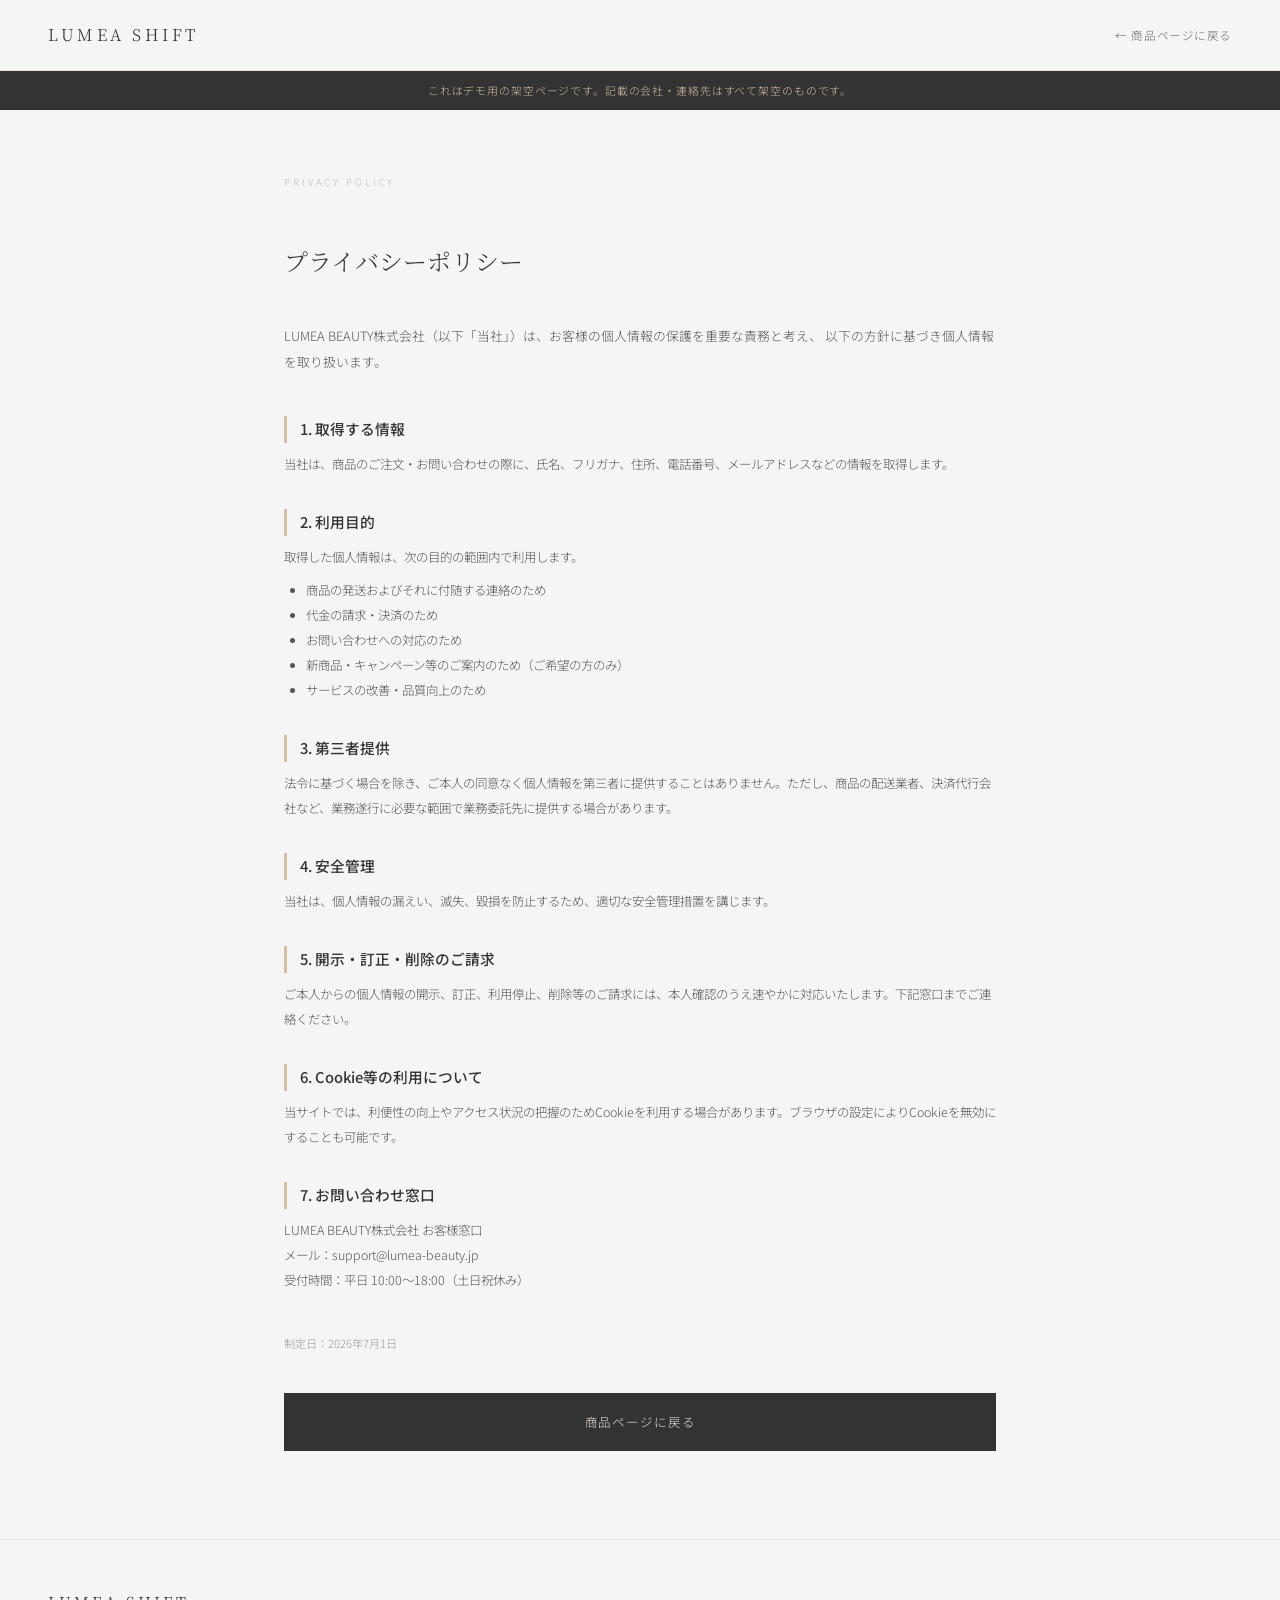
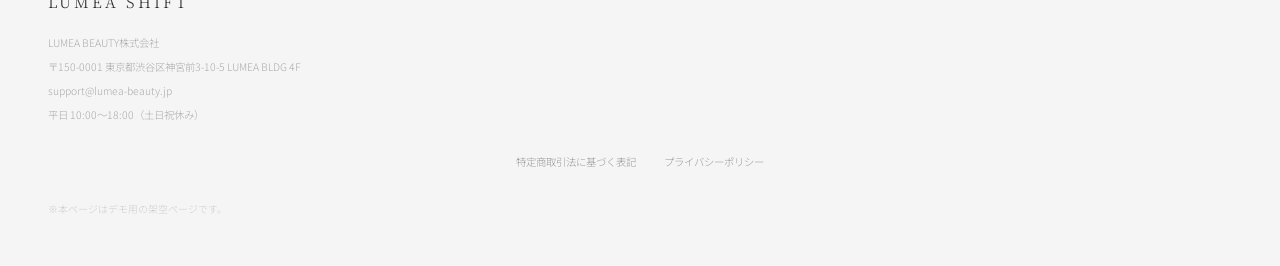
<file: privacy.html>
<!DOCTYPE html>
<html lang="ja">
<head>
<meta charset="UTF-8">
<meta name="viewport" content="width=device-width, initial-scale=1.0">
<title>プライバシーポリシー — LUMEA SHIFT</title>
<meta name="description" content="LUMEA SHIFT（LUMEA BEAUTY株式会社）のプライバシーポリシーです。">
<meta name="robots" content="noindex">

<!-- ▼▼ OGP（LINE/Slack等でURL共有時のプレビュー用。公開URL確定後、https://lumea-shift.jp/ を実際のURLに置換してください） ▼▼ -->
<meta property="og:type" content="website">
<meta property="og:site_name" content="LUMEA SHIFT">
<meta property="og:title" content="プライバシーポリシー — LUMEA SHIFT">
<meta property="og:description" content="LUMEA SHIFT（LUMEA BEAUTY株式会社）のプライバシーポリシーです。">
<meta property="og:url" content="https://lumea-shift.jp/privacy.html">
<meta property="og:image" content="https://lumea-shift.jp/images/ogp.jpg">
<meta property="og:image:width" content="1200">
<meta property="og:image:height" content="630">
<meta property="og:locale" content="ja_JP">
<meta name="twitter:card" content="summary_large_image">
<!-- ▲▲ OGP ここまで ▲▲ -->
<link rel="icon" href="favicon.ico" sizes="32x32">
<link rel="icon" type="image/png" sizes="32x32" href="favicon-32x32.png">
<link rel="icon" type="image/png" sizes="16x16" href="favicon-16x16.png">
<link rel="apple-touch-icon" sizes="180x180" href="apple-touch-icon.png">
<link rel="manifest" href="site.webmanifest">
<meta name="theme-color" content="#F5F5F5">
<link rel="preconnect" href="https://fonts.googleapis.com">
<link rel="preconnect" href="https://fonts.gstatic.com" crossorigin>
<link href="https://fonts.googleapis.com/css2?family=Noto+Serif+JP:wght@300;400&family=Noto+Sans+JP:wght@300;400;500&display=swap" rel="stylesheet">
<link rel="stylesheet" href="style.css">
</head>
<body class="cart-body">

<!-- ===== NAVIGATION ===== -->
<nav class="nav">
  <a href="index.html" class="nav-logo">LUMEA SHIFT</a>
  <a href="index.html" class="cart-back">← 商品ページに戻る</a>
</nav>

<!-- ===== デモ注記 ===== -->
<div class="demo-banner">これはデモ用の架空ページです。記載の会社・連絡先はすべて架空のものです。</div>

<main class="legal-main">
  <section class="legal-section">
    <span class="sec-label">Privacy Policy</span>
    <h1 class="legal-h">プライバシーポリシー</h1>

    <p class="legal-lead">
      LUMEA BEAUTY株式会社（以下「当社」）は、お客様の個人情報の保護を重要な責務と考え、
      以下の方針に基づき個人情報を取り扱います。
    </p>

    <div class="legal-block">
      <h2 class="legal-block-h">1. 取得する情報</h2>
      <p>当社は、商品のご注文・お問い合わせの際に、氏名、フリガナ、住所、電話番号、メールアドレスなどの情報を取得します。</p>
    </div>

    <div class="legal-block">
      <h2 class="legal-block-h">2. 利用目的</h2>
      <p>取得した個人情報は、次の目的の範囲内で利用します。</p>
      <ul class="legal-list">
        <li>商品の発送およびそれに付随する連絡のため</li>
        <li>代金の請求・決済のため</li>
        <li>お問い合わせへの対応のため</li>
        <li>新商品・キャンペーン等のご案内のため（ご希望の方のみ）</li>
        <li>サービスの改善・品質向上のため</li>
      </ul>
    </div>

    <div class="legal-block">
      <h2 class="legal-block-h">3. 第三者提供</h2>
      <p>法令に基づく場合を除き、ご本人の同意なく個人情報を第三者に提供することはありません。ただし、商品の配送業者、決済代行会社など、業務遂行に必要な範囲で業務委託先に提供する場合があります。</p>
    </div>

    <div class="legal-block">
      <h2 class="legal-block-h">4. 安全管理</h2>
      <p>当社は、個人情報の漏えい、滅失、毀損を防止するため、適切な安全管理措置を講じます。</p>
    </div>

    <div class="legal-block">
      <h2 class="legal-block-h">5. 開示・訂正・削除のご請求</h2>
      <p>ご本人からの個人情報の開示、訂正、利用停止、削除等のご請求には、本人確認のうえ速やかに対応いたします。下記窓口までご連絡ください。</p>
    </div>

    <div class="legal-block">
      <h2 class="legal-block-h">6. Cookie等の利用について</h2>
      <p>当サイトでは、利便性の向上やアクセス状況の把握のためCookieを利用する場合があります。ブラウザの設定によりCookieを無効にすることも可能です。</p>
    </div>

    <div class="legal-block">
      <h2 class="legal-block-h">7. お問い合わせ窓口</h2>
      <p>
        LUMEA BEAUTY株式会社 お客様窓口<br>
        メール：support@lumea-beauty.jp<br>
        受付時間：平日 10:00〜18:00（土日祝休み）
      </p>
    </div>

    <p class="legal-date">制定日：2026年7月1日</p>

    <a href="index.html" class="btn-purchase legal-back">商品ページに戻る</a>
  </section>
</main>

<!-- ===== FOOTER ===== -->
<footer class="footer">
  <div class="footer-logo">LUMEA SHIFT</div>
  <p class="footer-info">
    LUMEA BEAUTY株式会社<br>
    〒150-0001 東京都渋谷区神宮前3-10-5 LUMEA BLDG 4F<br>
    support@lumea-beauty.jp<br>
    平日 10:00〜18:00（土日祝休み）
  </p>
  <nav class="footer-links" aria-label="サイト情報">
    <a href="law.html">特定商取引法に基づく表記</a>
    <a href="privacy.html">プライバシーポリシー</a>
  </nav>
  <p class="footer-disc">※本ページはデモ用の架空ページです。</p>
</footer>

</body>
</html>
</file>
<file: style.css>
/* =============================================
   LUMEA SHIFT — style.css
   ============================================= */

/* Reset & Base */
*, *::before, *::after { margin: 0; padding: 0; box-sizing: border-box; }
html { scroll-behavior: smooth; }
body {
  font-family: 'Noto Sans JP', sans-serif;
  color: #333333;
  background: #F5F5F5;
  font-weight: 300;
  line-height: 1.8;
}

/* =============================================
   Typography
   ============================================= */
.serif { font-family: 'Noto Serif JP', serif; }

/* =============================================
   Navigation
   ============================================= */
.nav {
  display: flex;
  justify-content: space-between;
  align-items: center;
  padding: 1.3rem 3rem;
  background: rgba(245, 245, 245, 0.96);
  position: sticky;
  top: 0;
  z-index: 200;
  border-bottom: 1px solid #EAE3D9;
  backdrop-filter: blur(10px);
}
.nav-logo {
  font-family: 'Noto Serif JP', serif;
  font-size: 1rem;
  letter-spacing: .22em;
  color: #333;
  font-weight: 300;
  text-decoration: none;
}
/* =============================================
   下部固定CTA
   ============================================= */
.bottom-cta {
  position: fixed;
  left: 0;
  right: 0;
  bottom: 0;
  z-index: 300;
  display: flex;
  justify-content: center;
  align-items: center;
  gap: 1.5rem;
  padding: .8rem 1.5rem;
  padding-bottom: calc(.8rem + env(safe-area-inset-bottom));
  background: rgba(34, 34, 34, 0.94);
  backdrop-filter: blur(10px);
  border-top: 1px solid rgba(255,255,255,.08);
  transform: translateY(110%);
  transition: transform .35s ease;
}
.bottom-cta.show { transform: translateY(0); }
.bottom-cta-info {
  display: flex;
  flex-direction: column;
  line-height: 1.3;
}
.bottom-cta-label {
  font-size: .6rem;
  letter-spacing: .1em;
  color: #aaa;
}
.bottom-cta-price {
  font-family: 'Noto Serif JP', serif;
  font-size: 1.15rem;
  color: #EAE3D9;
}
.bottom-cta-price small { font-size: .6rem; color: #aaa; margin-left: .2rem; }
.bottom-cta-btn {
  background: #EAE3D9;
  color: #333;
  border: none;
  padding: .75rem 2rem;
  font-size: .78rem;
  font-weight: 500;
  letter-spacing: .12em;
  cursor: pointer;
  font-family: 'Noto Sans JP', sans-serif;
  transition: background .2s;
}
.bottom-cta-btn:hover { background: #fff; }

/* =============================================
   Hero
   ============================================= */
.hero {
  position: relative;
  height: 100vh;
  overflow: hidden;
  display: flex;
  align-items: center;
  justify-content: flex-end;
}
.hero-video-stack {
  position: absolute;
  inset: 0;
  overflow: hidden;
}
.hero-video {
  position: absolute;
  inset: 0;
  width: 100%;
  height: 100%;
  object-fit: cover;
  object-position: center;
  opacity: 0;
  transition: opacity 1.4s ease-in-out;
}
.hero-video.is-active { opacity: 1; }
.hero-overlay {
  position: absolute;
  inset: 0;
  background: linear-gradient(to left, rgba(20,15,10,.82) 0%, rgba(20,15,10,.55) 45%, rgba(20,15,10,.05) 100%);
}
.hero-content {
  position: relative;
  z-index: 10;
  padding: 0 5rem 0 0;
  max-width: 520px;
}
.hero-eyebrow {
  font-size: .62rem;
  letter-spacing: .28em;
  color: rgba(234,227,217,.65);
  text-transform: uppercase;
  margin-bottom: 2rem;
  display: block;
}
.hero-copy {
  font-family: 'Noto Serif JP', serif;
  font-size: 2.4rem;
  font-weight: 300;
  line-height: 1.65;
  color: #EAE3D9;
  margin-bottom: 1.2rem;
  text-shadow: 0 2px 20px rgba(0,0,0,.3);
}
.hero-sub {
  font-size: .8rem;
  color: rgba(234,227,217,.75);
  line-height: 2.1;
  margin-bottom: 2.5rem;
}
.hero-price-label { font-size: .62rem; color: rgba(212,191,163,.8); margin-bottom: .3rem; }
.hero-price { display: flex; align-items: baseline; gap: .4rem; margin-bottom: .5rem; }
.hero-price-num {
  font-family: 'Noto Serif JP', serif;
  font-size: 2.4rem;
  color: #EAE3D9;
  font-weight: 300;
}
.hero-price-tax { font-size: .68rem; color: rgba(234,227,217,.6); }
.hero-note { font-size: .62rem; color: rgba(212,191,163,.65); margin-bottom: 2rem; }
.btn-hero {
  display: inline-block;
  background: #EAE3D9;
  color: #333;
  padding: 1rem 2.5rem;
  font-size: .76rem;
  letter-spacing: .15em;
  border: none;
  cursor: pointer;
  font-family: 'Noto Sans JP', sans-serif;
  margin-right: .8rem;
  margin-bottom: .5rem;
  text-decoration: none;
}
.btn-hero:hover { background: #D4BFA3; }
.btn-hero-sub {
  display: inline-block;
  background: transparent;
  color: #EAE3D9;
  padding: .9rem 2rem;
  font-size: .72rem;
  letter-spacing: .1em;
  border: 1px solid rgba(234,227,217,.35);
  cursor: pointer;
  font-family: 'Noto Sans JP', sans-serif;
  text-decoration: none;
}
.btn-hero-sub:hover { border-color: rgba(234,227,217,.7); }
.hero-scroll {
  position: absolute;
  bottom: 2rem;
  left: 50%;
  transform: translateX(-50%);
  font-size: .55rem;
  letter-spacing: .2em;
  color: rgba(234,227,217,.4);
  text-transform: uppercase;
  text-align: center;
}
.hero-scroll::after {
  content: '';
  display: block;
  width: 1px;
  height: 40px;
  background: rgba(234,227,217,.22);
  margin: 8px auto 0;
}

/* =============================================
   Sections — Common
   ============================================= */
.sec { padding: 5.5rem 3rem; }
.sec-label {
  font-size: .6rem;
  letter-spacing: .3em;
  color: #bbb;
  text-transform: uppercase;
  margin-bottom: 3rem;
  display: block;
}

/* =============================================
   Pain Section
   ============================================= */
.pain {
  position: relative;
  background: url('images/scene_use.jpg') center 25% / cover no-repeat;
  isolation: isolate;
}
.pain::before {
  content: '';
  position: absolute;
  inset: 0;
  background: rgba(245, 243, 240, 0.86);
  z-index: -1;
}
.pain-grid { display: grid; grid-template-columns: repeat(3, 1fr); gap: 2px; }
.pain-card {
  background: rgba(255, 255, 255, 0.82);
  backdrop-filter: blur(2px);
  padding: 2.5rem 2rem;
  border: 1px solid rgba(212, 191, 163, .35);
}
.pain-num {
  font-family: 'Noto Serif JP', serif;
  font-size: 2rem;
  color: #C9A876;
  margin-bottom: 1rem;
  text-align: center; /* 右側の空白が気にならないようセンター配置に変更 */
}
.pain-title { font-size: .88rem; font-weight: 400; margin-bottom: .5rem; }
.pain-desc { font-size: .74rem; color: #666; line-height: 2; }

/* =============================================
   Concept Section
   ============================================= */
.concept {
  position: relative;
  background: url('images/scene_woman.jpg') center 30% / cover no-repeat;
  text-align: center;
  isolation: isolate;
}
.concept::before {
  content: '';
  position: absolute;
  inset: 0;
  background: rgba(20, 20, 20, 0.72);
  z-index: -1;
}
.concept-main {
  font-family: 'Noto Serif JP', serif;
  font-size: 1.9rem;
  font-weight: 300;
  line-height: 1.9;
  color: #EAE3D9;
  margin-bottom: 1.5rem;
}
.concept-sub { font-size: .78rem; color: #ccc; line-height: 2.3; max-width: 460px; margin: 0 auto; }

/* =============================================
   Product Section
   ============================================= */
.product { background: #EAE3D9; }
.product-grid { display: grid; grid-template-columns: 1fr 1.1fr; gap: 5rem; align-items: center; }
.product-img-wrap img { width: 100%; max-width: 300px; display: block; margin: 0 auto; }
.product-h {
  font-family: 'Noto Serif JP', serif;
  font-size: 1.4rem;
  font-weight: 300;
  margin-bottom: .4rem;
}
.product-tag { font-size: .72rem; color: #888; margin-bottom: 2rem; }
.feat-list { list-style: none; }
.feat-list li {
  display: flex;
  gap: 1rem;
  align-items: flex-start;
  padding: .9rem 0;
  border-bottom: 1px solid rgba(0,0,0,.07);
  font-size: .77rem;
  color: #555;
}
.feat-list li:last-child { border-bottom: none; }
.feat-badge {
  min-width: 48px;
  height: 48px;
  background: #333;
  display: flex;
  align-items: center;
  justify-content: center;
  font-size: .72rem;
  font-weight: 500;
  letter-spacing: .05em;
  color: #F5F5F5;
  border-radius: 50%;
  flex-shrink: 0;
}
.feat-text strong { display: block; font-weight: 400; color: #333; margin-bottom: .15rem; font-size: .83rem; }

/* =============================================
   Scene Section
   ============================================= */
.scene-section { background: #111; }
.scene-intro { text-align: center; padding: 4rem 3rem 2.5rem; }
.scene-intro .sec-label { color: #555; }
.scene-intro h2 {
  font-family: 'Noto Serif JP', serif;
  font-size: 1.4rem;
  font-weight: 300;
  color: #EAE3D9;
}
.scene-3col { display: grid; grid-template-columns: repeat(3, 1fr); gap: 3px; }
.scene-card { position: relative; overflow: hidden; }
.scene-card-inner { position: relative; padding-top: 133%; overflow: hidden; }
.scene-card-inner img,
.scene-card-inner video {
  position: absolute;
  inset: 0;
  width: 100%;
  height: 100%;
  object-fit: cover;
  object-position: center top;
  display: block;
  transition: transform .6s ease;
}
.scene-card:hover .scene-card-inner img,
.scene-card:hover .scene-card-inner video { transform: scale(1.03); }
.scene-card-overlay {
  position: absolute;
  inset: 0;
  background: linear-gradient(to top, rgba(10,10,10,.88) 0%, rgba(10,10,10,.15) 50%, transparent 100%);
  display: flex;
  flex-direction: column;
  justify-content: flex-end;
  padding: 2rem 1.8rem;
}
.scene-badge {
  font-size: .55rem;
  letter-spacing: .22em;
  color: rgba(212,191,163,.75);
  text-transform: uppercase;
  margin-bottom: .6rem;
}
.scene-card-h {
  font-family: 'Noto Serif JP', serif;
  font-size: 1.05rem;
  font-weight: 300;
  color: #EAE3D9;
  line-height: 1.7;
  margin-bottom: .5rem;
}
.scene-card-p { font-size: .7rem; color: rgba(255,255,255,.6); line-height: 1.9; }

/* =============================================
   How To Section
   ============================================= */
.howto-row { display: grid; grid-template-columns: 1fr 1fr; margin-top: 3px; min-height: 480px; }
.howto-panel {
  background: #EAE3D9;
  display: flex;
  flex-direction: column;
  justify-content: center;
  padding: 4rem 3.5rem;
}
.howto-time {
  font-size: .62rem;
  letter-spacing: .28em;
  color: #aaa;
  text-transform: uppercase;
  margin-bottom: 1.8rem;
}
.howto-h {
  font-family: 'Noto Serif JP', serif;
  font-size: 1.5rem;
  font-weight: 300;
  color: #333;
  line-height: 1.7;
  margin-bottom: 2.5rem;
}
.howto-step { display: flex; gap: 1.4rem; align-items: flex-start; margin-bottom: 1.6rem; }
.howto-step:last-of-type { margin-bottom: 0; }
.howto-num {
  font-family: 'Noto Serif JP', serif;
  font-size: 1.6rem;
  color: #D4BFA3;
  flex-shrink: 0;
  line-height: 1.2;
  min-width: 2rem;
}
.howto-text { font-size: .92rem; color: #444; line-height: 1.9; padding-top: .15rem; }
.howto-note {
  font-size: .75rem;
  color: #888;
  margin-top: 2rem;
  line-height: 2;
  border-top: 1px solid rgba(0,0,0,.08);
  padding-top: 1.5rem;
}
.howto-img { position: relative; overflow: hidden; }
.howto-img img,
.howto-img video { width: 100%; height: 100%; object-fit: cover; object-position: center center; display: block; }

/* =============================================
   Voice Section
   ============================================= */
.voice { background: #EAE3D9; }
.voice-grid { display: grid; grid-template-columns: 1fr 1fr; gap: 1.5rem; }
.voice-card { background: #fff; padding: 2rem 1.8rem; }
.voice-q {
  font-family: 'Noto Serif JP', serif;
  font-size: .88rem;
  line-height: 2;
  color: #444;
  margin-bottom: 1.2rem;
}
.voice-q::before { content: '「'; color: #D4BFA3; }
.voice-q::after  { content: '」'; color: #D4BFA3; }
.voice-attr { font-size: .65rem; color: #bbb; }

/* =============================================
   FAQ Section
   ============================================= */
.faq { background: #F5F5F5; }
.faq-inner { max-width: 700px; }
.faq-item { border-bottom: 1px solid #ddd; padding: 1.4rem 0; }
.faq-q-row {
  display: flex;
  gap: .8rem;
  align-items: flex-start;
  font-size: .83rem;
  font-weight: 400;
  color: #333;
  margin-bottom: .6rem;
  cursor: pointer;
  /* buttonリセット */
  width: 100%;
  background: none;
  border: none;
  text-align: left;
  font-family: inherit;
  line-height: inherit;
  padding: 0;
}
.faq-mark { color: #D4BFA3; font-family: 'Noto Serif JP', serif; font-size: .95rem; flex-shrink: 0; }
.faq-ans {
  display: grid;
  grid-template-rows: 0fr;
  transition: grid-template-rows .35s ease;
}
.faq-ans > p {
  overflow: hidden;
  min-height: 0;
  font-size: .75rem;
  color: #666;
  line-height: 2;
  padding-left: 1.6rem;
}
.faq-ans.open { grid-template-rows: 1fr; }
.faq-toggle {
  margin-left: auto;
  font-size: .7rem;
  color: #D4BFA3;
  transition: transform .3s;
  flex-shrink: 0;
}
.faq-toggle.open { transform: rotate(45deg); }

/* =============================================
   Pricing Section
   ============================================= */
.pricing { background: #333; text-align: center; padding: 5.5rem 3rem; }
.pricing-h {
  font-family: 'Noto Serif JP', serif;
  font-size: 1.6rem;
  font-weight: 300;
  color: #EAE3D9;
  margin-bottom: .6rem;
}
.pricing-sub { font-size: .76rem; color: #777; margin-bottom: 3rem; }
.pricing-box { background: #EAE3D9; color: #333; max-width: 420px; margin: 0 auto; padding: 2.8rem 2.2rem; }
.pricing-plan { font-size: .6rem; letter-spacing: .22em; color: #999; margin-bottom: 1.5rem; }
.pricing-amount {
  font-family: 'Noto Serif JP', serif;
  font-size: 3rem;
  font-weight: 300;
  color: #333;
  line-height: 1;
  margin-bottom: .2rem;
}
.pricing-yen { font-size: 1.3rem; }
.pricing-reg { font-size: .68rem; color: #aaa; text-decoration: line-through; margin-bottom: 1.5rem; }
.pricing-feats { list-style: none; text-align: left; margin-bottom: 1.8rem; }
.pricing-feats li {
  font-size: .74rem;
  color: #555;
  padding: .45rem 0;
  border-bottom: 1px solid rgba(0,0,0,.06);
  display: flex;
  gap: .5rem;
}
.pricing-feats li::before { content: '—'; color: #D4BFA3; }
.btn-purchase {
  display: block;
  width: 100%;
  text-align: center;
  text-decoration: none;
  box-sizing: border-box;
  background: #333;
  color: #EAE3D9;
  border: none;
  padding: 1.1rem;
  font-size: .78rem;
  letter-spacing: .15em;
  cursor: pointer;
  font-family: 'Noto Sans JP', sans-serif;
}
.btn-purchase:hover { background: #555; }
.pricing-note { font-size: .62rem; color: #888; margin-top: .8rem; }

/* =============================================
   Footer
   ============================================= */
.footer { background: #F5F5F5; padding: 3rem; border-top: 1px solid #EAE3D9; }
.footer-logo {
  font-family: 'Noto Serif JP', serif;
  font-size: .95rem;
  letter-spacing: .2em;
  color: #333;
  margin-bottom: 1rem;
  font-weight: 300;
}
.footer-info { font-size: .65rem; color: #aaa; line-height: 2.3; }
.footer-disc { font-size: .62rem; color: #ccc; margin-top: 1.8rem; }

/* =============================================
   Responsive
   ============================================= */
@media (max-width: 900px) {
  .scene-3col { grid-template-columns: 1fr; }
  .scene-card-inner { padding-top: 75%; }
  .howto-row { grid-template-columns: 1fr; }
  .howto-img { min-height: 360px; }
}
@media (max-width: 768px) {
  .nav { padding: 1.2rem 1.5rem; }
  .hero { justify-content: center; }
  .hero-overlay { background: rgba(15,12,8,.65); }
  .hero-content { padding: 0 1.5rem; max-width: 100%; }
  .hero-copy { font-size: 1.6rem; }
  .sec { padding: 4rem 1.5rem; }
  .pain-grid { grid-template-columns: 1fr; }
  .product-grid { grid-template-columns: 1fr; gap: 2rem; }
  .voice-grid { grid-template-columns: 1fr; }
  .pricing { padding: 4rem 1.5rem; }
  .howto-panel { padding: 3rem 1.8rem; }
  .howto-h { font-size: 1.2rem; }
  .howto-text { font-size: .85rem; }
  .bottom-cta { gap: 1rem; padding: .7rem 1rem; padding-bottom: calc(.7rem + env(safe-area-inset-bottom)); }
  .bottom-cta-btn { padding: .7rem 1.4rem; font-size: .74rem; white-space: nowrap; }
  .bottom-cta-price { font-size: 1.05rem; }
}


/* =============================================
   追加: 見出し・注記・フッターリンク
   ============================================= */
.pain-h {
  font-family: 'Noto Serif JP', serif;
  font-size: 1.4rem;
  font-weight: 300;
  color: #333;
  margin: -1.5rem 0 2.5rem;
}
.voice-note { font-size: .65rem; color: #999; margin-top: 1.5rem; }
.footer-links { margin-top: 1.6rem; display: flex; justify-content: center; gap: 1.8rem; flex-wrap: wrap; }
.footer-links a { font-size: .65rem; color: #999; text-decoration: none; }
.footer-links a:hover { color: #ccc; text-decoration: underline; }

/* =============================================
   ANIMATION SYSTEM v2
   ---------------------------------------------
   1. スクロールプログレスバー
   2. リビール（出現）エンジン data-reveal
   3. 見出し文字分割アニメーション
   4. ヒーロー演出
   5. マーキー（流れる帯）
   6. マイクロインタラクション
   7. reduced-motion 対応
   ============================================= */

/* ---------- 1. スクロールプログレスバー ---------- */
.scroll-progress {
  position: fixed;
  top: 0; left: 0;
  height: 2px;
  width: 100%;
  z-index: 400;
  background: linear-gradient(90deg, #D4BFA3, #C9A876);
  transform-origin: 0 50%;
  transform: scaleX(0);
  pointer-events: none;
}

/* ---------- 2. リビールエンジン ----------
   JSが .rv を付与し、可視化時に .rv-in を付ける。
   --d: スタガー遅延（JSがセット） */
.rv {
  --d: 0s;
  opacity: 0;
  transition:
    opacity .8s cubic-bezier(.22,.61,.36,1) var(--d),
    transform .8s cubic-bezier(.22,.61,.36,1) var(--d),
    filter .8s cubic-bezier(.22,.61,.36,1) var(--d),
    clip-path .9s cubic-bezier(.22,.61,.36,1) var(--d);
}
.rv-in { opacity: 1; transform: none !important; filter: none; }

/* 出現方向・種類のバリエーション */
.rv[data-reveal="up"]    { transform: translateY(28px); }
.rv[data-reveal="down"]  { transform: translateY(-28px); }
.rv[data-reveal="left"]  { transform: translateX(-40px); }
.rv[data-reveal="right"] { transform: translateX(40px); }
.rv[data-reveal="zoom"]  { transform: scale(.92); }
.rv[data-reveal="blur"]  { transform: translateY(14px); filter: blur(10px); }
/* クリップは監視対象自身ではなく直下の子に適用する
   （自身に適用すると可視面積0と判定されIntersectionObserverが発火しないため） */
.rv[data-reveal="clip"], .rv[data-reveal="clip-up"] { opacity: 1; transform: none; }
.rv[data-reveal="clip"] > *, .rv[data-reveal="clip-up"] > * {
  transition: clip-path .9s cubic-bezier(.22,.61,.36,1) var(--d, 0s);
}
.rv[data-reveal="clip"] > * { clip-path: inset(0 100% 0 0); }
.rv[data-reveal="clip-up"] > * { clip-path: inset(100% 0 0 0); }
.rv[data-reveal="clip"].rv-in > *, .rv[data-reveal="clip-up"].rv-in > * { clip-path: inset(0 0 0 0); }

/* 画像マスクリビール: 中の画像は少し拡大した状態から等倍へ */
.rv[data-reveal="clip"] img, .rv[data-reveal="clip"] video,
.rv[data-reveal="clip-up"] img, .rv[data-reveal="clip-up"] video {
  transform: scale(1.12);
  transition: transform 1.4s cubic-bezier(.22,.61,.36,1) var(--d);
}
.rv[data-reveal="clip"].rv-in img, .rv[data-reveal="clip"].rv-in video,
.rv[data-reveal="clip-up"].rv-in img, .rv[data-reveal="clip-up"].rv-in video {
  transform: scale(1);
}

/* シーンカード: 画像リビール後、文字が下から順に */
.scene-card.rv .scene-card-overlay > * {
  opacity: 0;
  transform: translateY(16px);
  transition: opacity .6s ease, transform .6s ease;
}
.scene-card.rv.rv-in .scene-card-overlay > * { opacity: 1; transform: translateY(0); }
.scene-card.rv.rv-in .scene-card-overlay > *:nth-child(1) { transition-delay: calc(var(--d) + .45s); }
.scene-card.rv.rv-in .scene-card-overlay > *:nth-child(2) { transition-delay: calc(var(--d) + .58s); }
.scene-card.rv.rv-in .scene-card-overlay > *:nth-child(3) { transition-delay: calc(var(--d) + .71s); }

/* Pain番号: 下線が伸びる演出 */
.pain-num { position: relative; padding-bottom: .6rem; }
.pain-num::after {
  content: '';
  position: absolute;
  left: 0; bottom: 0;
  height: 1px;
  width: 100%;
  background: #C9A876;
  transform: scaleX(0);
  transform-origin: 50% 50%; /* センター配置に合わせ中央から伸びる */
  transition: transform .8s cubic-bezier(.22,.61,.36,1) calc(var(--d, 0s) + .4s);
}
.rv-in .pain-num::after { transform: scaleX(1); }

/* セクションラベル: 手前に線が伸びる */
.sec-label { position: relative; padding-left: 0; transition: padding-left .7s cubic-bezier(.22,.61,.36,1); }
.sec-label::before {
  content: '';
  position: absolute;
  left: 0; top: 50%;
  height: 1px;
  width: 0;
  background: #C9A876;
  transition: width .7s cubic-bezier(.22,.61,.36,1) .15s;
}
.sec-label.rv-in { padding-left: 44px; }
.sec-label.rv-in::before { width: 32px; }

/* ---------- 3. 見出し文字分割アニメーション ----------
   JSが1文字ずつ span.ch に包む */
.split-heading .ch {
  display: inline-block;
  opacity: 0;
  transform: translateY(1.1em) rotate(4deg);
}
.split-heading { overflow: hidden; }
/* リビール完了後: シーンカードのホバーズームを復帰 */
.scene-card.rv-in .scene-card-inner img,
.scene-card.rv-in .scene-card-inner video { transition: transform .6s ease; }
.scene-card.rv-in:hover .scene-card-inner img,
.scene-card.rv-in:hover .scene-card-inner video { transform: scale(1.03); }
.split-heading.rv-in .ch {
  animation: chRise .7s cubic-bezier(.22,.61,.36,1) forwards;
  animation-delay: var(--chd, 0s);
}
@keyframes chRise {
  from { opacity: 0; transform: translateY(1.1em) rotate(4deg); }
  to   { opacity: 1; transform: translateY(0) rotate(0); }
}

/* ---------- 4. ヒーロー演出 ---------- */
@keyframes heroIn {
  from { opacity: 0; transform: translateY(18px); filter: blur(6px); }
  to   { opacity: 1; transform: translateY(0); filter: blur(0); }
}
.hero-content > * { opacity: 0; animation: heroIn .9s cubic-bezier(.22,.61,.36,1) forwards; }
.hero-content > *:nth-child(1) { animation-delay: .15s; }
.hero-content > *:nth-child(2) { animation-delay: .3s; }
.hero-content > *:nth-child(3) { animation-delay: .55s; }
.hero-content > *:nth-child(4) { animation-delay: .75s; }
.hero-content > *:nth-child(5) { animation-delay: .85s; }
.hero-content > *:nth-child(6) { animation-delay: .95s; }
.hero-content > *:nth-child(7) { animation-delay: 1.1s; }
.hero-content > *:nth-child(8) { animation-delay: 1.25s; }

/* ヒーロー見出しは文字ごとに立ち上がる（JSで分割） */
.hero-copy.split-heading { animation: none; opacity: 1; }
.hero-copy.split-heading .ch {
  animation: chRise .8s cubic-bezier(.22,.61,.36,1) forwards;
  animation-delay: var(--chd, 0s);
}

/* ヒーロー動画: ゆっくりズーム（ケンバーンズ） */
@keyframes heroZoom {
  from { transform: scale(1); }
  to   { transform: scale(1.06); }
}
.hero-video { animation: heroZoom 18s ease-in-out infinite alternate; }

/* 価格: 明滅ではなく、静かな光彩 */
.hero-price-num {
  background: linear-gradient(100deg, #EAE3D9 30%, #fff 50%, #EAE3D9 70%);
  background-size: 200% 100%;
  -webkit-background-clip: text;
  background-clip: text;
  -webkit-text-fill-color: transparent;
  animation: priceShimmer 4.5s ease-in-out infinite;
}
@keyframes priceShimmer {
  0%, 100% { background-position: 100% 0; }
  50%      { background-position: 0 0; }
}

/* Scrollインジケーター: 線が流れ落ちる */
.hero-scroll { opacity: 0; animation: heroIn 1s ease 1.8s forwards; }
.hero-scroll::after {
  background: linear-gradient(to bottom, transparent, rgba(234,227,217,.7), transparent);
  background-size: 100% 200%;
  animation: scrollFlow 2s cubic-bezier(.4,0,.2,1) infinite;
}
@keyframes scrollFlow {
  0%   { background-position: 0 -40px; }
  100% { background-position: 0 40px; }
}

/* ---------- 5. マーキー ---------- */
.marquee {
  overflow: hidden;
  white-space: nowrap;
  padding: 1.1rem 0;
  border-top: 1px solid rgba(201,168,118,.25);
  border-bottom: 1px solid rgba(201,168,118,.25);
  background: #F5F5F5;
}
.marquee-dark { background: #111; border-color: rgba(234,227,217,.12); }
.marquee-track {
  display: inline-flex;
  gap: 3rem;
  padding-right: 3rem;
  animation: marqueeMove 28s linear infinite;
  will-change: transform;
}
.marquee:hover .marquee-track { animation-play-state: paused; }
.marquee-item {
  font-family: 'Noto Serif JP', serif;
  font-size: .72rem;
  letter-spacing: .3em;
  text-transform: uppercase;
  color: #C9A876;
  display: inline-flex;
  align-items: center;
  gap: 3rem;
}
.marquee-dark .marquee-item { color: rgba(212,191,163,.55); }
.marquee-item::after { content: '·'; color: rgba(201,168,118,.5); }
@keyframes marqueeMove {
  from { transform: translateX(0); }
  to   { transform: translateX(-50%); }
}

/* ---------- 6. マイクロインタラクション ---------- */

/* カードホバー: 浮き上がり（translateプロパティを使い、リビールのtransformと分離） */
.pain-card, .voice-card {
  translate: 0 0;
  transition: translate .45s cubic-bezier(.22,.61,.36,1), box-shadow .45s ease,
              opacity .8s cubic-bezier(.22,.61,.36,1) var(--d, 0s),
              transform .8s cubic-bezier(.22,.61,.36,1) var(--d, 0s);
}
.pain-card:hover, .voice-card:hover {
  translate: 0 -6px;
  box-shadow: 0 18px 40px -18px rgba(60,45,25,.25);
}

/* 特徴バッジ: 出現時ポップ + ホバー回転 */
.feat-badge { transition: transform .4s cubic-bezier(.34,1.56,.64,1), background .3s; }
.feat-list li:hover .feat-badge { transform: scale(1.12) rotate(-6deg); background: #C9A876; }

/* How-to番号: ホバーで色づく */
.howto-step {
  translate: 0 0;
  transition: translate .35s ease,
              opacity .8s cubic-bezier(.22,.61,.36,1) var(--d, 0s),
              transform .8s cubic-bezier(.22,.61,.36,1) var(--d, 0s);
}
.howto-step:hover { translate: 6px 0; }
.howto-step:hover .howto-num { color: #C9A876; }
.howto-num { transition: color .3s ease; }

/* ボタン: 光が横切るシャイン */
.btn-hero, .btn-purchase, .bottom-cta-btn {
  position: relative;
  overflow: hidden;
  transition: background .25s ease, transform .25s ease, box-shadow .25s ease;
}
.btn-hero::after, .btn-purchase::after, .bottom-cta-btn::after {
  content: '';
  position: absolute;
  top: 0; left: -80%;
  width: 50%; height: 100%;
  background: linear-gradient(105deg, transparent, rgba(255,255,255,.45), transparent);
  transform: skewX(-20deg);
  animation: btnShine 4s ease-in-out infinite;
  pointer-events: none;
}
.btn-purchase::after { animation-delay: 1.2s; background: linear-gradient(105deg, transparent, rgba(255,255,255,.18), transparent); }
@keyframes btnShine {
  0%, 60% { left: -80%; }
  100%    { left: 130%; }
}
.btn-hero:hover, .btn-purchase:hover, .bottom-cta-btn:hover {
  transform: translateY(-2px);
  box-shadow: 0 10px 24px -10px rgba(0,0,0,.4);
}
.btn-hero:active, .btn-purchase:active, .bottom-cta-btn:active { transform: translateY(0); }

/* 購入ボタン: 静かな呼吸パルス */
.btn-purchase { animation: purchasePulse 3.2s ease-in-out infinite; }
@keyframes purchasePulse {
  0%, 100% { box-shadow: 0 0 0 0 rgba(51,51,51,.35); }
  50%      { box-shadow: 0 0 0 8px rgba(51,51,51,0); }
}

/* 商品画像: ゆったり浮遊 */
.product-img-wrap img { animation: floatY 5.5s ease-in-out infinite; }
@keyframes floatY {
  0%, 100% { transform: translateY(0); }
  50%      { transform: translateY(-12px); }
}

/* 価格カウントアップ中の数字 */
.pricing-amount { font-variant-numeric: tabular-nums; }

/* Voiceカードのカギ括弧: 出現時に色が差す */
.voice-q::before, .voice-q::after {
  display: inline-block;
  transition: transform .5s cubic-bezier(.34,1.56,.64,1) calc(var(--d, 0s) + .3s),
              opacity .4s ease calc(var(--d, 0s) + .3s);
}
.voice-card.rv .voice-q::before,
.voice-card.rv .voice-q::after { opacity: 0; transform: scale(.4); }
.voice-card.rv.rv-in .voice-q::before,
.voice-card.rv.rv-in .voice-q::after { opacity: 1; transform: scale(1); }

/* FAQ: 回答がふわっと */
.faq-ans > p { opacity: 0; transform: translateY(-4px); transition: opacity .35s ease, transform .35s ease; }
.faq-ans.open > p { opacity: 1; transform: translateY(0); transition-delay: .12s; }
.faq-q-row { transition: color .25s ease; }
.faq-q-row:hover { color: #C9A876; }

/* pricing-box: ゆっくり浮上 + 微スケール */
.pricing-box.rv[data-reveal="zoom"] { transform: translateY(24px) scale(.94); }

/* ---------- 7. reduced-motion 対応 ---------- */
@media (prefers-reduced-motion: reduce) {
  html { scroll-behavior: auto; }
  .rv, .rv-in,
  .scene-card.rv .scene-card-overlay > *,
  .voice-card.rv .voice-q::before,
  .voice-card.rv .voice-q::after,
  .split-heading .ch { opacity: 1 !important; transform: none !important; filter: none !important; clip-path: none !important; transition: none !important; animation: none !important; }
  .rv[data-reveal="clip"] img, .rv[data-reveal="clip"] video,
  .rv[data-reveal="clip-up"] img, .rv[data-reveal="clip-up"] video { transform: none; transition: none; }
  .rv[data-reveal="clip"] > *, .rv[data-reveal="clip-up"] > * { clip-path: none !important; transition: none; }
  .hero-content > *, .hero-scroll, .hero-video,
  .hero-price-num, .btn-hero::after, .btn-purchase::after, .bottom-cta-btn::after,
  .btn-purchase, .product-img-wrap img, .marquee-track { animation: none !important; }
  .hero-price-num { -webkit-text-fill-color: initial; background: none; }
  .faq-ans { transition: none; }
  .faq-ans > p { transition: none; opacity: 1; transform: none; }
  .scene-card-inner img, .scene-card-inner video { transition: none; }
  .scroll-progress { display: none; }
  .pain-card, .voice-card, .howto-step, .feat-badge { transition: none; }
}

/* =============================================
   購入ページ（cart.html）
   ============================================= */
.cart-body { background: #F5F5F5; }
.cart-back { font-size: .72rem; color: #666; text-decoration: none; letter-spacing: .05em; }
.cart-back:hover { color: #333; }

.demo-banner {
  background: #333;
  color: #D4BFA3;
  font-size: .68rem;
  letter-spacing: .08em;
  text-align: center;
  padding: .6rem 1rem;
}

.cart-main { max-width: 1000px; margin: 0 auto; padding: 3.5rem 2rem 5rem; }
.cart-h {
  font-family: 'Noto Serif JP', serif;
  font-size: 1.6rem;
  font-weight: 300;
  margin-bottom: 2.5rem;
}
.cart-grid { display: grid; grid-template-columns: 1.4fr 1fr; gap: 3rem; align-items: start; }

/* フォーム */
.cart-form { background: #fff; padding: 2.5rem 2.2rem; }
.cart-form-h {
  font-size: .85rem;
  font-weight: 500;
  letter-spacing: .1em;
  margin: 2.2rem 0 1.2rem;
  padding-bottom: .6rem;
  border-bottom: 1px solid #EAE3D9;
}
.cart-form .cart-form-h:first-child { margin-top: 0; }
.form-row-2 { display: grid; grid-template-columns: 1fr 1fr; gap: 1rem; }
.form-field { margin-bottom: 1.1rem; }
.form-field label { display: block; font-size: .72rem; font-weight: 400; color: #555; margin-bottom: .35rem; }
.req {
  background: #B0413E;
  color: #fff;
  font-size: .55rem;
  padding: .1rem .4rem;
  margin-left: .4rem;
  letter-spacing: .05em;
  vertical-align: middle;
}
.form-field input,
.form-field select {
  width: 100%;
  padding: .7rem .9rem;
  border: 1px solid #ddd;
  background: #FAFAFA;
  font-size: .82rem;
  font-family: 'Noto Sans JP', sans-serif;
  color: #333;
  box-sizing: border-box;
}
.form-field input:focus,
.form-field select:focus { outline: none; border-color: #D4BFA3; background: #fff; }
.form-field input:disabled { background: #eee; color: #aaa; cursor: not-allowed; }
.form-hint { font-size: .65rem; color: #999; margin-top: .35rem; }

/* バリデーションエラー表示 */
.field-error {
  font-size: .68rem;
  color: #C0392B;
  margin-top: .35rem;
  line-height: 1.6;
}
.input-invalid {
  border-color: #C0392B !important;
  background: #FDF3F2;
}

/* 支払い方法 */
.pay-options { display: flex; flex-direction: column; gap: .6rem; margin-bottom: 1.2rem; }
.pay-option {
  display: flex;
  align-items: center;
  gap: .7rem;
  border: 1px solid #ddd;
  padding: .8rem 1rem;
  font-size: .78rem;
  cursor: pointer;
  background: #FAFAFA;
}
.pay-option:has(input:checked) { border-color: #D4BFA3; background: #fff; }
.card-fields { border: 1px dashed #D4BFA3; padding: 1.2rem 1.2rem .3rem; margin-bottom: 1.4rem; }
.demo-inline-note { font-size: .65rem; color: #B0413E; margin-bottom: 1rem; }

/* 同意 */
.agree-row {
  display: flex;
  gap: .6rem;
  align-items: flex-start;
  font-size: .72rem;
  color: #555;
  margin: 1.6rem 0;
  cursor: pointer;
  line-height: 1.9;
}
.agree-row input { margin-top: .35rem; }
.agree-row a { color: #A08557; }

/* 注文内容サマリー */
.order-summary { background: #EAE3D9; padding: 2.2rem 2rem; position: sticky; top: 90px; }
.summary-product { display: flex; gap: 1.2rem; margin-bottom: 1.5rem; }
.summary-product img { width: 84px; height: 84px; object-fit: cover; flex-shrink: 0; }
.summary-name { font-family: 'Noto Serif JP', serif; font-size: .95rem; letter-spacing: .12em; margin-bottom: .3rem; }
.summary-desc { font-size: .68rem; color: #666; line-height: 1.9; margin-bottom: .4rem; }
.summary-plan { font-size: .6rem; letter-spacing: .15em; color: #A08557; }
.summary-table { border-top: 1px solid rgba(0,0,0,.1); }
.summary-table > div {
  display: flex;
  justify-content: space-between;
  padding: .7rem 0;
  border-bottom: 1px solid rgba(0,0,0,.06);
  font-size: .76rem;
  color: #555;
}
.summary-total { font-weight: 500; color: #333 !important; }
.summary-total dd { font-family: 'Noto Serif JP', serif; font-size: 1.05rem; font-weight: 400; } /* Serif JPは300/400のみ読込のため、親(.summary-total)の500継承による疑似ボールドを防止 */
.summary-notes { list-style: none; margin-top: 1.2rem; }
.summary-notes li { font-size: .66rem; color: #777; padding: .25rem 0; display: flex; gap: .5rem; }
.summary-notes li::before { content: '—'; color: #A08557; }

/* 完了画面 */
.cart-complete { text-align: center; padding-top: 3rem; }
.complete-text { font-size: .8rem; color: #666; line-height: 2.2; margin-bottom: 2.5rem; }
.complete-box { background: #fff; max-width: 360px; margin: 0 auto 2.5rem; padding: 1.8rem; }
.complete-order-label { font-size: .62rem; letter-spacing: .2em; color: #999; margin-bottom: .4rem; }
.complete-order-num { font-family: 'Noto Serif JP', serif; font-size: 1.3rem; letter-spacing: .1em; }
.complete-back { max-width: 320px; margin: 0 auto; }

@media (max-width: 900px) {
  .cart-grid { grid-template-columns: 1fr; }
  .order-summary { position: static; order: -1; }
  .cart-main { padding: 2.5rem 1.2rem 4rem; }
  .cart-form { padding: 1.8rem 1.4rem; }
  .form-row-2 { grid-template-columns: 1fr; gap: 0; }
}

/* =============================================
   最終チェック対応：インラインスタイルのクラス化
   ============================================= */
.obj-pos-top { object-position: center top; }
.scene-card-overlay-strong {
  background: linear-gradient(to top, rgba(10,10,10,.75) 0%, transparent 55%);
}
.pricing-note-spaced { margin-top: 1rem; }

/* =============================================
   最終チェック対応：ボタンの押下・フォーカス状態
   ============================================= */
button, a { -webkit-tap-highlight-color: rgba(0,0,0,.1); }

.btn-hero,
.btn-hero-sub,
.btn-purchase,
.bottom-cta-btn {
  transition: background .2s ease, transform .1s ease, opacity .2s ease;
}
.btn-hero:active,
.btn-hero-sub:active,
.btn-purchase:active,
.bottom-cta-btn:active { transform: scale(.97); }

/* キーボード操作時のフォーカスリング */
.btn-hero:focus-visible,
.btn-hero-sub:focus-visible,
.btn-purchase:focus-visible,
.bottom-cta-btn:focus-visible,
.faq-q-row:focus-visible,
.nav-logo:focus-visible,
.cart-back:focus-visible,
.footer-links a:focus-visible {
  outline: 2px solid #D4BFA3;
  outline-offset: 3px;
}

/* FAQ：ホバーで反応を示す */
.faq-q-row { transition: color .2s ease; }
.faq-q-row:hover { color: #A08557; }
.faq-q-row:hover .faq-toggle { color: #A08557; }

/* 送信中ボタンの見た目 */
.btn-purchase:disabled {
  opacity: .6;
  cursor: wait;
  transform: none;
}

/* =============================================
   法的ページ（特商法・プライバシーポリシー）
   ============================================= */
.legal-main { max-width: 760px; margin: 0 auto; padding: 4rem 1.5rem 5rem; }
.legal-h {
  font-family: 'Noto Serif JP', serif;
  font-size: 1.5rem;
  font-weight: 300;
  margin: .5rem 0 2.5rem;
  color: #333;
}
.legal-lead { font-size: .8rem; color: #555; line-height: 2.1; margin-bottom: 2.5rem; }

/* 特商法テーブル */
.legal-table { border-top: 1px solid #EAE3D9; }
.legal-table > div {
  display: grid;
  grid-template-columns: 200px 1fr;
  gap: 1.5rem;
  padding: 1.1rem 0;
  border-bottom: 1px solid #EAE3D9;
  font-size: .78rem;
  line-height: 1.9;
}
.legal-table dt { color: #888; font-weight: 400; }
.legal-table dd { color: #444; }

/* プライバシーポリシー本文 */
.legal-block { margin-bottom: 2rem; }
.legal-block-h {
  font-size: .92rem;
  font-weight: 500;
  color: #333;
  margin-bottom: .6rem;
  padding-left: .8rem;
  border-left: 3px solid #D4BFA3;
}
.legal-block p { font-size: .78rem; color: #555; line-height: 2; }
.legal-list { padding-left: 1.4rem; margin-top: .5rem; }
.legal-list li { font-size: .78rem; color: #555; line-height: 2; }
.legal-date { font-size: .7rem; color: #999; margin: 2.5rem 0 0; }

.legal-back {
  display: inline-block;
  margin-top: 2.5rem;
  text-decoration: none;
  text-align: center;
}

@media (max-width: 600px) {
  .legal-table > div { grid-template-columns: 1fr; gap: .3rem; }
  .legal-table dt { font-size: .72rem; }
}
</file>
